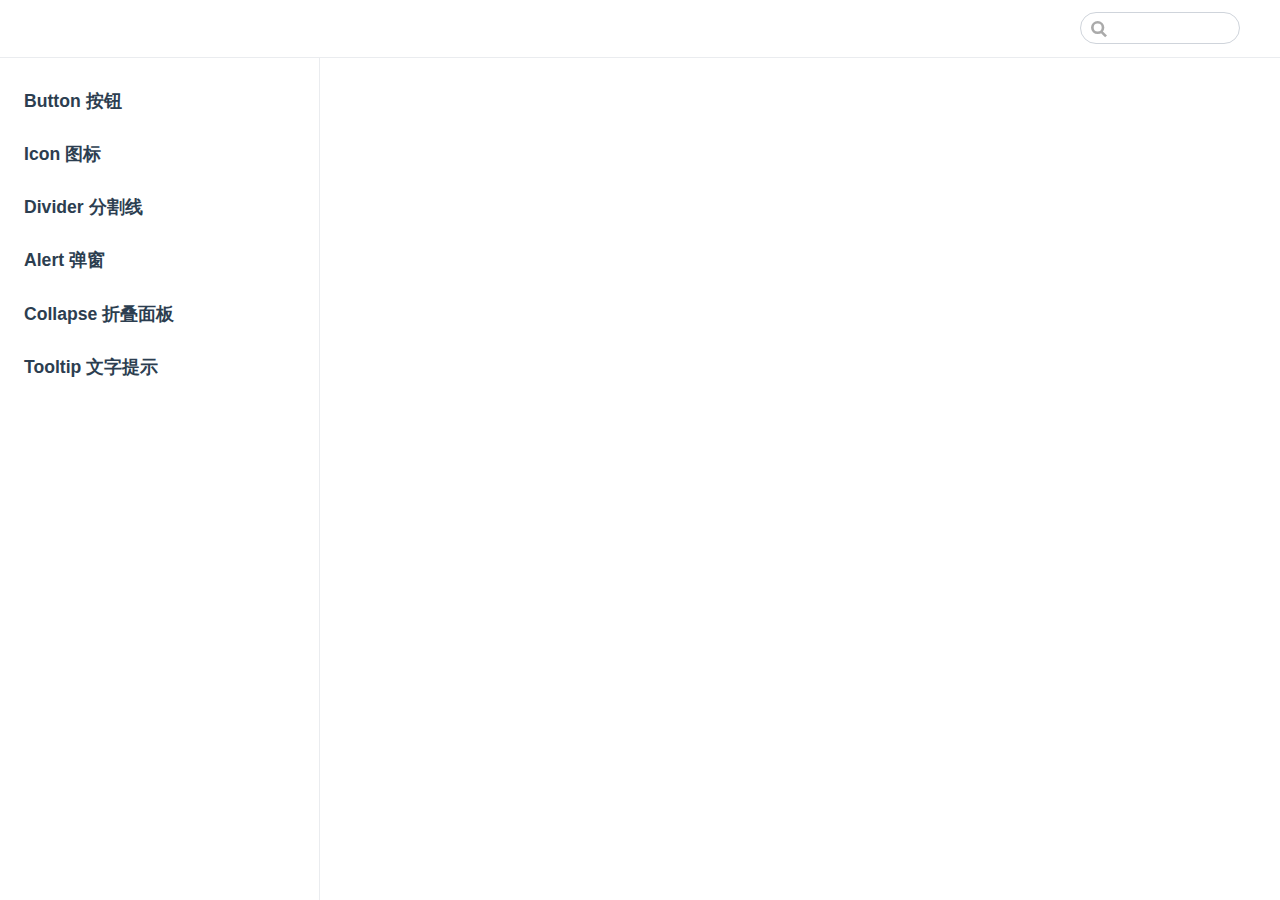
<file: index.html>
<!DOCTYPE html>
<html lang="en-US">
  <head>
    <meta charset="utf-8">
    <meta name="viewport" content="width=device-width,initial-scale=1">
    <title>VuePress</title>
    <meta name="generator" content="VuePress 1.9.7">
    
    <meta name="description" content="">
    
    <link rel="preload" href="/assets/css/0.styles.0cbd6db2.css" as="style"><link rel="preload" href="/assets/js/app.579fb40f.js" as="script"><link rel="preload" href="/assets/js/2.d8fbe9a8.js" as="script"><link rel="preload" href="/assets/js/14.41abbd68.js" as="script"><link rel="prefetch" href="/assets/js/10.433d7915.js"><link rel="prefetch" href="/assets/js/11.c7c3cebf.js"><link rel="prefetch" href="/assets/js/12.1e4a8ba2.js"><link rel="prefetch" href="/assets/js/13.40b991d1.js"><link rel="prefetch" href="/assets/js/15.9cdd5953.js"><link rel="prefetch" href="/assets/js/16.d5bc83d0.js"><link rel="prefetch" href="/assets/js/17.fc741a05.js"><link rel="prefetch" href="/assets/js/3.8628b6c1.js"><link rel="prefetch" href="/assets/js/4.e8052498.js"><link rel="prefetch" href="/assets/js/5.888e81fa.js"><link rel="prefetch" href="/assets/js/6.9f46d5e6.js"><link rel="prefetch" href="/assets/js/7.359bad2c.js"><link rel="prefetch" href="/assets/js/8.f024c08e.js"><link rel="prefetch" href="/assets/js/9.f12dad61.js">
    <link rel="stylesheet" href="/assets/css/0.styles.0cbd6db2.css">
  </head>
  <body>
    <div id="app" data-server-rendered="true"><div class="theme-container"><header class="navbar"><div class="sidebar-button"><svg xmlns="http://www.w3.org/2000/svg" aria-hidden="true" role="img" viewBox="0 0 448 512" class="icon"><path fill="currentColor" d="M436 124H12c-6.627 0-12-5.373-12-12V80c0-6.627 5.373-12 12-12h424c6.627 0 12 5.373 12 12v32c0 6.627-5.373 12-12 12zm0 160H12c-6.627 0-12-5.373-12-12v-32c0-6.627 5.373-12 12-12h424c6.627 0 12 5.373 12 12v32c0 6.627-5.373 12-12 12zm0 160H12c-6.627 0-12-5.373-12-12v-32c0-6.627 5.373-12 12-12h424c6.627 0 12 5.373 12 12v32c0 6.627-5.373 12-12 12z"></path></svg></div> <a href="/" aria-current="page" class="home-link router-link-exact-active router-link-active"></a> <div class="links"><div class="search-box"><input aria-label="Search" autocomplete="off" spellcheck="false" value=""> <!----></div> <!----></div></header> <div class="sidebar-mask"></div> <aside class="sidebar"><!---->  <ul class="sidebar-links"><li><a href="/component/button.html" class="sidebar-link">Button 按钮</a></li><li><a href="/component/icon.html" class="sidebar-link">Icon 图标</a></li><li><a href="/component/divider.html" class="sidebar-link">Divider 分割线</a></li><li><a href="/component/alert.html" class="sidebar-link">Alert 弹窗</a></li><li><a href="/component/collapse.html" class="sidebar-link">Collapse 折叠面板</a></li><li><a href="/component/tooltip.html" class="sidebar-link">Tooltip 文字提示</a></li></ul> </aside> <main class="page"> <div class="theme-default-content content__default"></div> <footer class="page-edit"><!----> <!----></footer> <!----> </main></div><div class="global-ui"></div></div>
    <script src="/assets/js/app.579fb40f.js" defer></script><script src="/assets/js/2.d8fbe9a8.js" defer></script><script src="/assets/js/14.41abbd68.js" defer></script>
  </body>
</html>
</file>
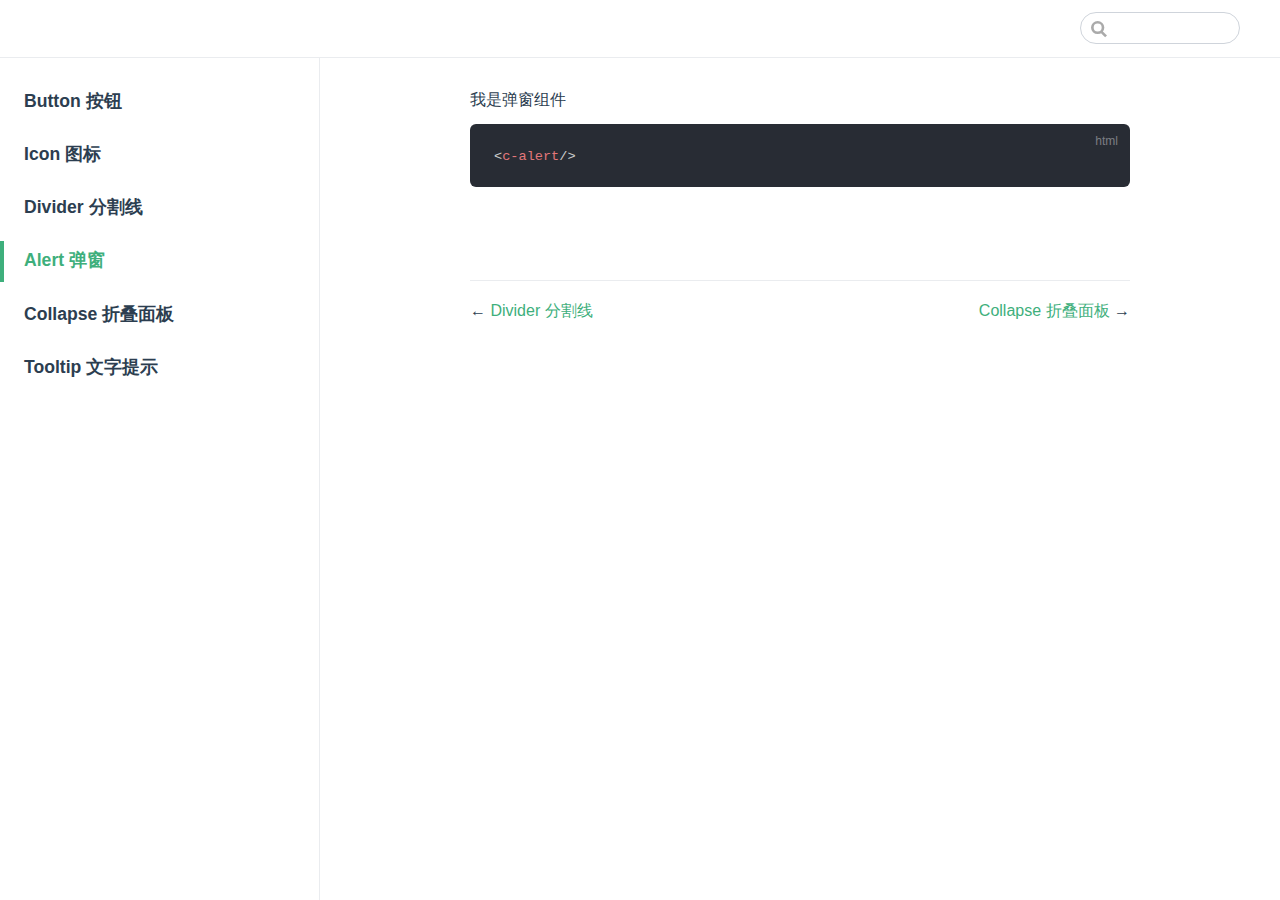
<file: component/alert.html>
<!DOCTYPE html>
<html lang="en-US">
  <head>
    <meta charset="utf-8">
    <meta name="viewport" content="width=device-width,initial-scale=1">
    <title>Alert 弹窗</title>
    <meta name="generator" content="VuePress 1.9.7">
    
    <meta name="description" content="">
    
    <link rel="preload" href="/assets/css/0.styles.0cbd6db2.css" as="style"><link rel="preload" href="/assets/js/app.579fb40f.js" as="script"><link rel="preload" href="/assets/js/2.d8fbe9a8.js" as="script"><link rel="preload" href="/assets/js/15.9cdd5953.js" as="script"><link rel="preload" href="/assets/js/11.c7c3cebf.js" as="script"><link rel="prefetch" href="/assets/js/10.433d7915.js"><link rel="prefetch" href="/assets/js/12.1e4a8ba2.js"><link rel="prefetch" href="/assets/js/13.40b991d1.js"><link rel="prefetch" href="/assets/js/14.41abbd68.js"><link rel="prefetch" href="/assets/js/16.d5bc83d0.js"><link rel="prefetch" href="/assets/js/17.fc741a05.js"><link rel="prefetch" href="/assets/js/3.8628b6c1.js"><link rel="prefetch" href="/assets/js/4.e8052498.js"><link rel="prefetch" href="/assets/js/5.888e81fa.js"><link rel="prefetch" href="/assets/js/6.9f46d5e6.js"><link rel="prefetch" href="/assets/js/7.359bad2c.js"><link rel="prefetch" href="/assets/js/8.f024c08e.js"><link rel="prefetch" href="/assets/js/9.f12dad61.js">
    <link rel="stylesheet" href="/assets/css/0.styles.0cbd6db2.css">
  </head>
  <body>
    <div id="app" data-server-rendered="true"><div class="theme-container"><header class="navbar"><div class="sidebar-button"><svg xmlns="http://www.w3.org/2000/svg" aria-hidden="true" role="img" viewBox="0 0 448 512" class="icon"><path fill="currentColor" d="M436 124H12c-6.627 0-12-5.373-12-12V80c0-6.627 5.373-12 12-12h424c6.627 0 12 5.373 12 12v32c0 6.627-5.373 12-12 12zm0 160H12c-6.627 0-12-5.373-12-12v-32c0-6.627 5.373-12 12-12h424c6.627 0 12 5.373 12 12v32c0 6.627-5.373 12-12 12zm0 160H12c-6.627 0-12-5.373-12-12v-32c0-6.627 5.373-12 12-12h424c6.627 0 12 5.373 12 12v32c0 6.627-5.373 12-12 12z"></path></svg></div> <a href="/" class="home-link router-link-active"></a> <div class="links"><div class="search-box"><input aria-label="Search" autocomplete="off" spellcheck="false" value=""> <!----></div> <!----></div></header> <div class="sidebar-mask"></div> <aside class="sidebar"><!---->  <ul class="sidebar-links"><li><a href="/component/button.html" class="sidebar-link">Button 按钮</a></li><li><a href="/component/icon.html" class="sidebar-link">Icon 图标</a></li><li><a href="/component/divider.html" class="sidebar-link">Divider 分割线</a></li><li><a href="/component/alert.html" aria-current="page" class="active sidebar-link">Alert 弹窗</a></li><li><a href="/component/collapse.html" class="sidebar-link">Collapse 折叠面板</a></li><li><a href="/component/tooltip.html" class="sidebar-link">Tooltip 文字提示</a></li></ul> </aside> <main class="page"> <div class="theme-default-content content__default"><div>我是弹窗组件</div> <div class="language-html extra-class"><pre class="language-html"><code><span class="token tag"><span class="token tag"><span class="token punctuation">&lt;</span>c-alert</span><span class="token punctuation">/&gt;</span></span>
</code></pre></div></div> <footer class="page-edit"><!----> <!----></footer> <div class="page-nav"><p class="inner"><span class="prev">
      ←
      <a href="/component/divider.html" class="prev">
        Divider 分割线
      </a></span> <span class="next"><a href="/component/collapse.html">
        Collapse 折叠面板
      </a>
      →
    </span></p></div> </main></div><div class="global-ui"></div></div>
    <script src="/assets/js/app.579fb40f.js" defer></script><script src="/assets/js/2.d8fbe9a8.js" defer></script><script src="/assets/js/15.9cdd5953.js" defer></script><script src="/assets/js/11.c7c3cebf.js" defer></script>
  </body>
</html>
</file>
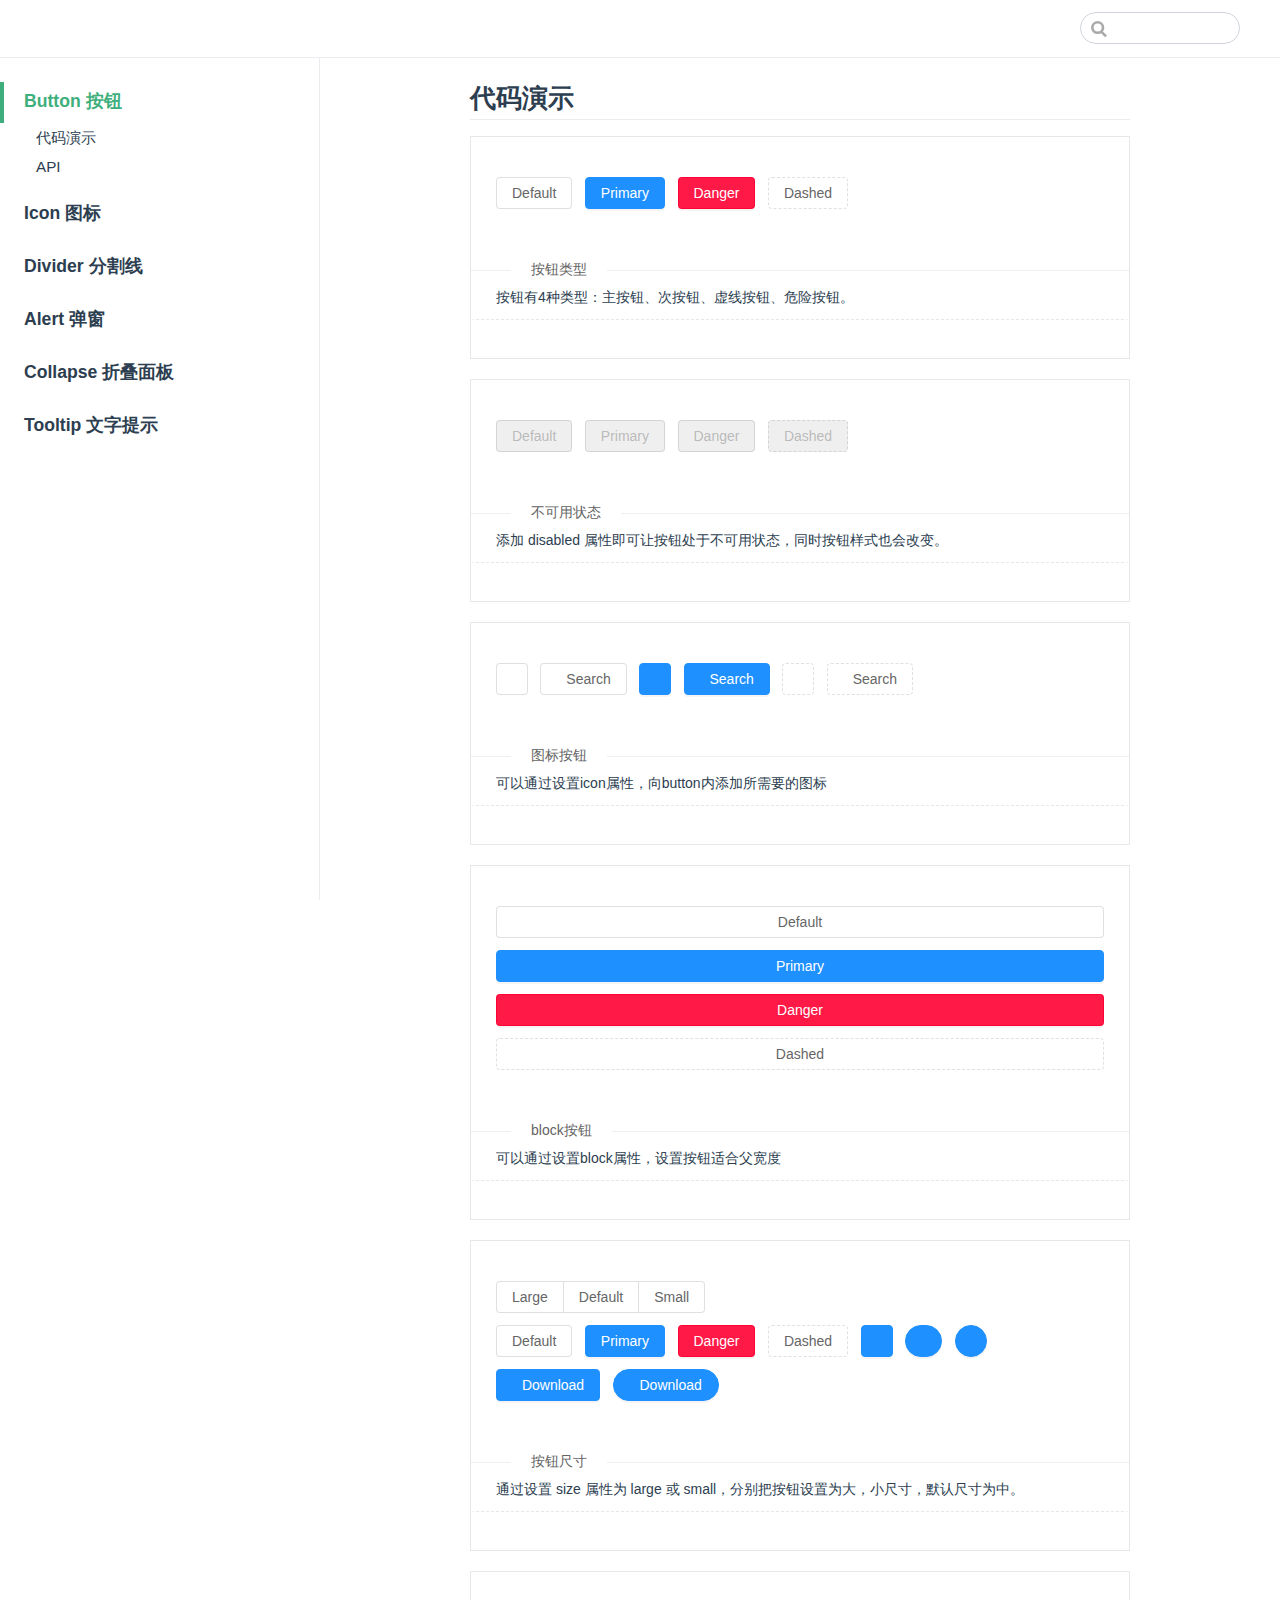
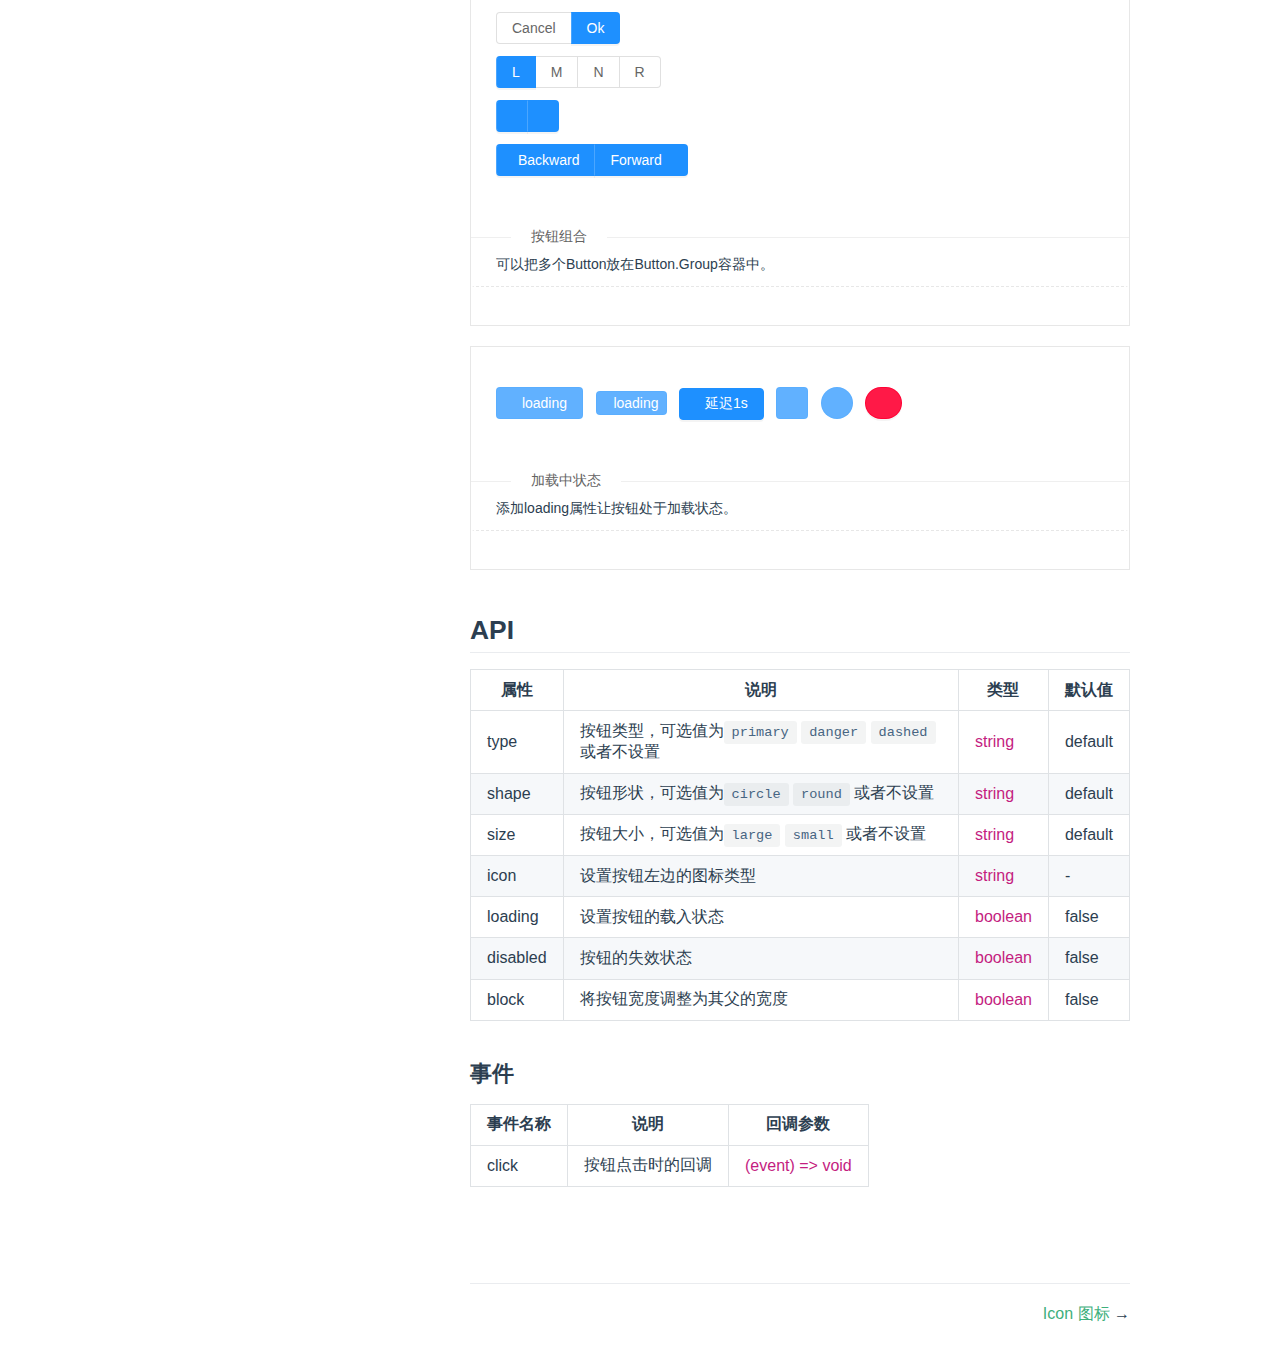
<file: component/button.html>
<!DOCTYPE html>
<html lang="en-US">
  <head>
    <meta charset="utf-8">
    <meta name="viewport" content="width=device-width,initial-scale=1">
    <title>Button 按钮</title>
    <meta name="generator" content="VuePress 1.9.7">
    
    <meta name="description" content="">
    
    <link rel="preload" href="/assets/css/0.styles.0cbd6db2.css" as="style"><link rel="preload" href="/assets/js/app.579fb40f.js" as="script"><link rel="preload" href="/assets/js/2.d8fbe9a8.js" as="script"><link rel="preload" href="/assets/js/10.433d7915.js" as="script"><link rel="preload" href="/assets/js/6.9f46d5e6.js" as="script"><link rel="preload" href="/assets/js/12.1e4a8ba2.js" as="script"><link rel="prefetch" href="/assets/js/11.c7c3cebf.js"><link rel="prefetch" href="/assets/js/13.40b991d1.js"><link rel="prefetch" href="/assets/js/14.41abbd68.js"><link rel="prefetch" href="/assets/js/15.9cdd5953.js"><link rel="prefetch" href="/assets/js/16.d5bc83d0.js"><link rel="prefetch" href="/assets/js/17.fc741a05.js"><link rel="prefetch" href="/assets/js/3.8628b6c1.js"><link rel="prefetch" href="/assets/js/4.e8052498.js"><link rel="prefetch" href="/assets/js/5.888e81fa.js"><link rel="prefetch" href="/assets/js/7.359bad2c.js"><link rel="prefetch" href="/assets/js/8.f024c08e.js"><link rel="prefetch" href="/assets/js/9.f12dad61.js">
    <link rel="stylesheet" href="/assets/css/0.styles.0cbd6db2.css">
  </head>
  <body>
    <div id="app" data-server-rendered="true"><div class="theme-container"><header class="navbar"><div class="sidebar-button"><svg xmlns="http://www.w3.org/2000/svg" aria-hidden="true" role="img" viewBox="0 0 448 512" class="icon"><path fill="currentColor" d="M436 124H12c-6.627 0-12-5.373-12-12V80c0-6.627 5.373-12 12-12h424c6.627 0 12 5.373 12 12v32c0 6.627-5.373 12-12 12zm0 160H12c-6.627 0-12-5.373-12-12v-32c0-6.627 5.373-12 12-12h424c6.627 0 12 5.373 12 12v32c0 6.627-5.373 12-12 12zm0 160H12c-6.627 0-12-5.373-12-12v-32c0-6.627 5.373-12 12-12h424c6.627 0 12 5.373 12 12v32c0 6.627-5.373 12-12 12z"></path></svg></div> <a href="/" class="home-link router-link-active"></a> <div class="links"><div class="search-box"><input aria-label="Search" autocomplete="off" spellcheck="false" value=""> <!----></div> <!----></div></header> <div class="sidebar-mask"></div> <aside class="sidebar"><!---->  <ul class="sidebar-links"><li><a href="/component/button.html" aria-current="page" class="active sidebar-link">Button 按钮</a><ul class="sidebar-sub-headers"><li class="sidebar-sub-header"><a href="/component/button.html#代码演示" class="sidebar-link">代码演示</a></li><li class="sidebar-sub-header"><a href="/component/button.html#api" class="sidebar-link">API</a></li></ul></li><li><a href="/component/icon.html" class="sidebar-link">Icon 图标</a></li><li><a href="/component/divider.html" class="sidebar-link">Divider 分割线</a></li><li><a href="/component/alert.html" class="sidebar-link">Alert 弹窗</a></li><li><a href="/component/collapse.html" class="sidebar-link">Collapse 折叠面板</a></li><li><a href="/component/tooltip.html" class="sidebar-link">Tooltip 文字提示</a></li></ul> </aside> <main class="page"> <div class="theme-default-content content__default"><h2 id="代码演示"><a href="#代码演示" class="header-anchor">#</a> 代码演示</h2> <div class="component-example-box"><section class="code-box-demo"><div class="btn-wrap"><button class="cook-btn cook-btn-default"><!----> <span>Default</span></button> <button class="cook-btn cook-btn-primary cook-btn-default"><!----> <span>Primary</span></button> <button class="cook-btn cook-btn-danger cook-btn-default"><!----> <span>Danger</span></button> <button class="cook-btn cook-btn-dashed cook-btn-default"><!----> <span>Dashed</span></button></div></section> <section class="description"><div class="cook-divider cook-divider-horizontal cook-divider-with-text-left"><span class="cook-divider-inner-text">按钮类型</span></div> <div class="info">
    按钮有4种类型：主按钮、次按钮、虚线按钮、危险按钮。
  </div></section> <section class="code-preview-box"><div class="cook-collapse"><div class="cook-collapse-item"><div class="cook-collapse-header"><!----> <!----> <span class="icon-box"><i class="iconfont cook-icon icon-copy"></i></span> <span class="icon-box"><i class="iconfont cook-icon icon-code"></i></span>
    
  </div> <div class="cook-collapse-content"><div class="cook-collapse-content-body"> <div>  <div class="language-vue extra-class"><pre class="language-vue"><code><span class="token tag"><span class="token tag"><span class="token punctuation">&lt;</span>template</span><span class="token punctuation">&gt;</span></span>
  <span class="token tag"><span class="token tag"><span class="token punctuation">&lt;</span>div</span> <span class="token attr-name">class</span><span class="token attr-value"><span class="token punctuation attr-equals">=</span><span class="token punctuation">&quot;</span>btn-wrap<span class="token punctuation">&quot;</span></span><span class="token punctuation">&gt;</span></span>
    <span class="token tag"><span class="token tag"><span class="token punctuation">&lt;</span>c-button</span><span class="token punctuation">&gt;</span></span>Default<span class="token tag"><span class="token tag"><span class="token punctuation">&lt;/</span>c-button</span><span class="token punctuation">&gt;</span></span>
    <span class="token tag"><span class="token tag"><span class="token punctuation">&lt;</span>c-button</span> <span class="token attr-name">type</span><span class="token attr-value"><span class="token punctuation attr-equals">=</span><span class="token punctuation">&quot;</span>primary<span class="token punctuation">&quot;</span></span><span class="token punctuation">&gt;</span></span>Primary<span class="token tag"><span class="token tag"><span class="token punctuation">&lt;/</span>c-button</span><span class="token punctuation">&gt;</span></span>
    <span class="token tag"><span class="token tag"><span class="token punctuation">&lt;</span>c-button</span> <span class="token attr-name">type</span><span class="token attr-value"><span class="token punctuation attr-equals">=</span><span class="token punctuation">&quot;</span>danger<span class="token punctuation">&quot;</span></span><span class="token punctuation">&gt;</span></span>Danger<span class="token tag"><span class="token tag"><span class="token punctuation">&lt;/</span>c-button</span><span class="token punctuation">&gt;</span></span>
    <span class="token tag"><span class="token tag"><span class="token punctuation">&lt;</span>c-button</span> <span class="token attr-name">type</span><span class="token attr-value"><span class="token punctuation attr-equals">=</span><span class="token punctuation">&quot;</span>dashed<span class="token punctuation">&quot;</span></span><span class="token punctuation">&gt;</span></span>Dashed<span class="token tag"><span class="token tag"><span class="token punctuation">&lt;/</span>c-button</span><span class="token punctuation">&gt;</span></span>
  <span class="token tag"><span class="token tag"><span class="token punctuation">&lt;/</span>div</span><span class="token punctuation">&gt;</span></span>
<span class="token tag"><span class="token tag"><span class="token punctuation">&lt;/</span>template</span><span class="token punctuation">&gt;</span></span>
</code></pre></div></div></div></div></div></div></section></div> <div class="component-example-box"><section class="code-box-demo"><div class="btn-wrap"><button disabled="disabled" class="cook-btn cook-btn-default cook-btn-disabled"><!----> <span>Default</span></button> <button disabled="disabled" class="cook-btn cook-btn-primary cook-btn-default cook-btn-disabled"><!----> <span>Primary</span></button> <button disabled="disabled" class="cook-btn cook-btn-danger cook-btn-default cook-btn-disabled"><!----> <span>Danger</span></button> <button disabled="disabled" class="cook-btn cook-btn-dashed cook-btn-default cook-btn-disabled"><!----> <span>Dashed</span></button></div></section> <section class="description"><div class="cook-divider cook-divider-horizontal cook-divider-with-text-left"><span class="cook-divider-inner-text">不可用状态</span></div> <div class="info">
   添加 disabled 属性即可让按钮处于不可用状态，同时按钮样式也会改变。
  </div></section> <section class="code-preview-box"><div class="cook-collapse"><div class="cook-collapse-item"><div class="cook-collapse-header"><!----> <!----> <span class="icon-box"><i class="iconfont cook-icon icon-copy"></i></span> <span class="icon-box"><i class="iconfont cook-icon icon-code"></i></span>
    
  </div> <div class="cook-collapse-content"><div class="cook-collapse-content-body"> <div>  <div class="language-vue extra-class"><pre class="language-vue"><code><span class="token tag"><span class="token tag"><span class="token punctuation">&lt;</span>template</span><span class="token punctuation">&gt;</span></span>
  <span class="token tag"><span class="token tag"><span class="token punctuation">&lt;</span>div</span> <span class="token attr-name">class</span><span class="token attr-value"><span class="token punctuation attr-equals">=</span><span class="token punctuation">&quot;</span>btn-wrap<span class="token punctuation">&quot;</span></span><span class="token punctuation">&gt;</span></span>
    <span class="token tag"><span class="token tag"><span class="token punctuation">&lt;</span>c-button</span> <span class="token attr-name">disabled</span><span class="token punctuation">&gt;</span></span>Default<span class="token tag"><span class="token tag"><span class="token punctuation">&lt;/</span>c-button</span><span class="token punctuation">&gt;</span></span>
    <span class="token tag"><span class="token tag"><span class="token punctuation">&lt;</span>c-button</span> <span class="token attr-name">type</span><span class="token attr-value"><span class="token punctuation attr-equals">=</span><span class="token punctuation">&quot;</span>primary<span class="token punctuation">&quot;</span></span> <span class="token attr-name">disabled</span><span class="token punctuation">&gt;</span></span>Primary<span class="token tag"><span class="token tag"><span class="token punctuation">&lt;/</span>c-button</span><span class="token punctuation">&gt;</span></span>
    <span class="token tag"><span class="token tag"><span class="token punctuation">&lt;</span>c-button</span> <span class="token attr-name">type</span><span class="token attr-value"><span class="token punctuation attr-equals">=</span><span class="token punctuation">&quot;</span>danger<span class="token punctuation">&quot;</span></span> <span class="token attr-name">disabled</span><span class="token punctuation">&gt;</span></span>Danger<span class="token tag"><span class="token tag"><span class="token punctuation">&lt;/</span>c-button</span><span class="token punctuation">&gt;</span></span>
    <span class="token tag"><span class="token tag"><span class="token punctuation">&lt;</span>c-button</span> <span class="token attr-name">type</span><span class="token attr-value"><span class="token punctuation attr-equals">=</span><span class="token punctuation">&quot;</span>dashed<span class="token punctuation">&quot;</span></span> <span class="token attr-name">disabled</span><span class="token punctuation">&gt;</span></span>Dashed<span class="token tag"><span class="token tag"><span class="token punctuation">&lt;/</span>c-button</span><span class="token punctuation">&gt;</span></span>
  <span class="token tag"><span class="token tag"><span class="token punctuation">&lt;/</span>div</span><span class="token punctuation">&gt;</span></span>
<span class="token tag"><span class="token tag"><span class="token punctuation">&lt;/</span>template</span><span class="token punctuation">&gt;</span></span>
</code></pre></div></div></div></div></div></div></section></div> <div class="component-example-box"><section class="code-box-demo"><div class="btn-wrap"><button class="cook-btn cook-btn-default cook-btn-icon-only"><span class="icon-box"><i class="iconfont cook-icon icon-search"></i></span> <span></span></button> <button class="cook-btn cook-btn-default"><span class="icon-box"><i class="iconfont cook-icon icon-search"></i></span> <span>Search</span></button> <button class="cook-btn cook-btn-primary cook-btn-default cook-btn-icon-only"><span class="icon-box"><i class="iconfont cook-icon icon-search"></i></span> <span></span></button> <button class="cook-btn cook-btn-primary cook-btn-default"><span class="icon-box"><i class="iconfont cook-icon icon-search"></i></span> <span>Search</span></button> <button class="cook-btn cook-btn-dashed cook-btn-default cook-btn-icon-only"><span class="icon-box"><i class="iconfont cook-icon icon-search"></i></span> <span></span></button> <button class="cook-btn cook-btn-dashed cook-btn-default"><span class="icon-box"><i class="iconfont cook-icon icon-search"></i></span> <span>Search</span></button></div></section> <section class="description"><div class="cook-divider cook-divider-horizontal cook-divider-with-text-left"><span class="cook-divider-inner-text">图标按钮</span></div> <div class="info">
   可以通过设置icon属性，向button内添加所需要的图标
  </div></section> <section class="code-preview-box"><div class="cook-collapse"><div class="cook-collapse-item"><div class="cook-collapse-header"><!----> <!----> <span class="icon-box"><i class="iconfont cook-icon icon-copy"></i></span> <span class="icon-box"><i class="iconfont cook-icon icon-code"></i></span>
    
  </div> <div class="cook-collapse-content"><div class="cook-collapse-content-body"> <div>  <div class="language-vue extra-class"><pre class="language-vue"><code><span class="token tag"><span class="token tag"><span class="token punctuation">&lt;</span>template</span><span class="token punctuation">&gt;</span></span>
  <span class="token tag"><span class="token tag"><span class="token punctuation">&lt;</span>div</span> <span class="token attr-name">class</span><span class="token attr-value"><span class="token punctuation attr-equals">=</span><span class="token punctuation">&quot;</span>btn-wrap<span class="token punctuation">&quot;</span></span><span class="token punctuation">&gt;</span></span>
    <span class="token tag"><span class="token tag"><span class="token punctuation">&lt;</span>c-button</span> <span class="token attr-name">icon</span><span class="token attr-value"><span class="token punctuation attr-equals">=</span><span class="token punctuation">&quot;</span>search<span class="token punctuation">&quot;</span></span><span class="token punctuation">&gt;</span></span><span class="token tag"><span class="token tag"><span class="token punctuation">&lt;/</span>c-button</span><span class="token punctuation">&gt;</span></span>
    <span class="token tag"><span class="token tag"><span class="token punctuation">&lt;</span>c-button</span> <span class="token attr-name">icon</span><span class="token attr-value"><span class="token punctuation attr-equals">=</span><span class="token punctuation">&quot;</span>search<span class="token punctuation">&quot;</span></span><span class="token punctuation">&gt;</span></span>Search<span class="token tag"><span class="token tag"><span class="token punctuation">&lt;/</span>c-button</span><span class="token punctuation">&gt;</span></span>
    <span class="token tag"><span class="token tag"><span class="token punctuation">&lt;</span>c-button</span> <span class="token attr-name">type</span><span class="token attr-value"><span class="token punctuation attr-equals">=</span><span class="token punctuation">&quot;</span>primary<span class="token punctuation">&quot;</span></span> <span class="token attr-name">icon</span><span class="token attr-value"><span class="token punctuation attr-equals">=</span><span class="token punctuation">&quot;</span>search<span class="token punctuation">&quot;</span></span><span class="token punctuation">&gt;</span></span><span class="token tag"><span class="token tag"><span class="token punctuation">&lt;/</span>c-button</span><span class="token punctuation">&gt;</span></span>
    <span class="token tag"><span class="token tag"><span class="token punctuation">&lt;</span>c-button</span> <span class="token attr-name">type</span><span class="token attr-value"><span class="token punctuation attr-equals">=</span><span class="token punctuation">&quot;</span>primary<span class="token punctuation">&quot;</span></span> <span class="token attr-name">icon</span><span class="token attr-value"><span class="token punctuation attr-equals">=</span><span class="token punctuation">&quot;</span>search<span class="token punctuation">&quot;</span></span><span class="token punctuation">&gt;</span></span>Search<span class="token tag"><span class="token tag"><span class="token punctuation">&lt;/</span>c-button</span><span class="token punctuation">&gt;</span></span>
    <span class="token tag"><span class="token tag"><span class="token punctuation">&lt;</span>c-button</span> <span class="token attr-name">type</span><span class="token attr-value"><span class="token punctuation attr-equals">=</span><span class="token punctuation">&quot;</span>dashed<span class="token punctuation">&quot;</span></span> <span class="token attr-name">icon</span><span class="token attr-value"><span class="token punctuation attr-equals">=</span><span class="token punctuation">&quot;</span>search<span class="token punctuation">&quot;</span></span><span class="token punctuation">&gt;</span></span><span class="token tag"><span class="token tag"><span class="token punctuation">&lt;/</span>c-button</span><span class="token punctuation">&gt;</span></span>
    <span class="token tag"><span class="token tag"><span class="token punctuation">&lt;</span>c-button</span> <span class="token attr-name">type</span><span class="token attr-value"><span class="token punctuation attr-equals">=</span><span class="token punctuation">&quot;</span>dashed<span class="token punctuation">&quot;</span></span> <span class="token attr-name">icon</span><span class="token attr-value"><span class="token punctuation attr-equals">=</span><span class="token punctuation">&quot;</span>search<span class="token punctuation">&quot;</span></span><span class="token punctuation">&gt;</span></span>Search<span class="token tag"><span class="token tag"><span class="token punctuation">&lt;/</span>c-button</span><span class="token punctuation">&gt;</span></span>
  <span class="token tag"><span class="token tag"><span class="token punctuation">&lt;/</span>div</span><span class="token punctuation">&gt;</span></span>
<span class="token tag"><span class="token tag"><span class="token punctuation">&lt;/</span>template</span><span class="token punctuation">&gt;</span></span>

</code></pre></div></div></div></div></div></div></section></div> <div class="component-example-box"><section class="code-box-demo"><div class="btn-wrap"><button class="cook-btn cook-btn-default cook-btn-block"><!----> <span>Default</span></button> <button class="cook-btn cook-btn-primary cook-btn-default cook-btn-block"><!----> <span>Primary</span></button> <button class="cook-btn cook-btn-danger cook-btn-default cook-btn-block"><!----> <span>Danger</span></button> <button class="cook-btn cook-btn-dashed cook-btn-default cook-btn-block"><!----> <span>Dashed</span></button></div></section> <section class="description"><div class="cook-divider cook-divider-horizontal cook-divider-with-text-left"><span class="cook-divider-inner-text">block按钮</span></div> <div class="info">
   可以通过设置block属性，设置按钮适合父宽度
  </div></section> <section class="code-preview-box"><div class="cook-collapse"><div class="cook-collapse-item"><div class="cook-collapse-header"><!----> <!----> <span class="icon-box"><i class="iconfont cook-icon icon-copy"></i></span> <span class="icon-box"><i class="iconfont cook-icon icon-code"></i></span>
    
  </div> <div class="cook-collapse-content"><div class="cook-collapse-content-body"> <div>  <div class="language-vue extra-class"><pre class="language-vue"><code><span class="token tag"><span class="token tag"><span class="token punctuation">&lt;</span>template</span><span class="token punctuation">&gt;</span></span>
  <span class="token tag"><span class="token tag"><span class="token punctuation">&lt;</span>div</span> <span class="token attr-name">class</span><span class="token attr-value"><span class="token punctuation attr-equals">=</span><span class="token punctuation">&quot;</span>btn-wrap<span class="token punctuation">&quot;</span></span><span class="token punctuation">&gt;</span></span>
    <span class="token tag"><span class="token tag"><span class="token punctuation">&lt;</span>c-button</span> <span class="token attr-name">block</span><span class="token punctuation">&gt;</span></span>Default<span class="token tag"><span class="token tag"><span class="token punctuation">&lt;/</span>c-button</span><span class="token punctuation">&gt;</span></span>
    <span class="token tag"><span class="token tag"><span class="token punctuation">&lt;</span>c-button</span> <span class="token attr-name">type</span><span class="token attr-value"><span class="token punctuation attr-equals">=</span><span class="token punctuation">&quot;</span>primary<span class="token punctuation">&quot;</span></span> <span class="token attr-name">block</span><span class="token punctuation">&gt;</span></span>Primary<span class="token tag"><span class="token tag"><span class="token punctuation">&lt;/</span>c-button</span><span class="token punctuation">&gt;</span></span>
    <span class="token tag"><span class="token tag"><span class="token punctuation">&lt;</span>c-button</span> <span class="token attr-name">type</span><span class="token attr-value"><span class="token punctuation attr-equals">=</span><span class="token punctuation">&quot;</span>danger<span class="token punctuation">&quot;</span></span> <span class="token attr-name">block</span><span class="token punctuation">&gt;</span></span>Danger<span class="token tag"><span class="token tag"><span class="token punctuation">&lt;/</span>c-button</span><span class="token punctuation">&gt;</span></span>
    <span class="token tag"><span class="token tag"><span class="token punctuation">&lt;</span>c-button</span> <span class="token attr-name">type</span><span class="token attr-value"><span class="token punctuation attr-equals">=</span><span class="token punctuation">&quot;</span>dashed<span class="token punctuation">&quot;</span></span> <span class="token attr-name">block</span><span class="token punctuation">&gt;</span></span>Dashed<span class="token tag"><span class="token tag"><span class="token punctuation">&lt;/</span>c-button</span><span class="token punctuation">&gt;</span></span>
  <span class="token tag"><span class="token tag"><span class="token punctuation">&lt;/</span>div</span><span class="token punctuation">&gt;</span></span>
<span class="token tag"><span class="token tag"><span class="token punctuation">&lt;/</span>template</span><span class="token punctuation">&gt;</span></span>
</code></pre></div></div></div></div></div></div></section></div> <div class="component-example-box"><section class="code-box-demo"><div class="btn-wrap" data-v-3aff2a5d><div class="cook-btn-group" data-v-3aff2a5d><button class="cook-btn cook-btn-default" data-v-3aff2a5d><!----> <span>Large</span></button> <button class="cook-btn cook-btn-default" data-v-3aff2a5d><!----> <span>Default</span></button> <button class="cook-btn cook-btn-default" data-v-3aff2a5d><!----> <span>Small</span></button></div> <button class="cook-btn cook-btn-default" data-v-3aff2a5d><!----> <span>Default</span></button> <button class="cook-btn cook-btn-primary cook-btn-default" data-v-3aff2a5d><!----> <span>Primary</span></button> <button class="cook-btn cook-btn-danger cook-btn-default" data-v-3aff2a5d><!----> <span>Danger</span></button> <button class="cook-btn cook-btn-dashed cook-btn-default" data-v-3aff2a5d><!----> <span>Dashed</span></button> <button class="cook-btn cook-btn-primary cook-btn-default cook-btn-icon-only" data-v-3aff2a5d><span class="icon-box"><i class="iconfont cook-icon icon-download"></i></span> <span></span></button> <button class="cook-btn cook-btn-primary cook-btn-round cook-btn-icon-only" data-v-3aff2a5d><span class="icon-box"><i class="iconfont cook-icon icon-download"></i></span> <span></span></button> <button class="cook-btn cook-btn-primary cook-btn-circle cook-btn-icon-only" data-v-3aff2a5d><span class="icon-box"><i class="iconfont cook-icon icon-download"></i></span> <span></span></button> <button class="cook-btn cook-btn-primary cook-btn-default" data-v-3aff2a5d><span class="icon-box"><i class="iconfont cook-icon icon-download"></i></span> <span>Download</span></button> <button class="cook-btn cook-btn-primary cook-btn-round" data-v-3aff2a5d><span class="icon-box"><i class="iconfont cook-icon icon-download"></i></span> <span>Download</span></button></div></section> <section class="description"><div class="cook-divider cook-divider-horizontal cook-divider-with-text-left"><span class="cook-divider-inner-text">按钮尺寸</span></div> <div class="info">
   通过设置 size 属性为 large 或 small，分别把按钮设置为大，小尺寸，默认尺寸为中。
  </div></section> <section class="code-preview-box"><div class="cook-collapse"><div class="cook-collapse-item"><div class="cook-collapse-header"><!----> <!----> <span class="icon-box"><i class="iconfont cook-icon icon-copy"></i></span> <span class="icon-box"><i class="iconfont cook-icon icon-code"></i></span>
    
  </div> <div class="cook-collapse-content"><div class="cook-collapse-content-body"> <div>  <div class="language-vue extra-class"><pre class="language-vue"><code><span class="token tag"><span class="token tag"><span class="token punctuation">&lt;</span>template</span><span class="token punctuation">&gt;</span></span>
  <span class="token tag"><span class="token tag"><span class="token punctuation">&lt;</span>div</span> <span class="token attr-name">class</span><span class="token attr-value"><span class="token punctuation attr-equals">=</span><span class="token punctuation">&quot;</span>btn-wrap<span class="token punctuation">&quot;</span></span><span class="token punctuation">&gt;</span></span>
    <span class="token tag"><span class="token tag"><span class="token punctuation">&lt;</span>c-button-group</span><span class="token punctuation">&gt;</span></span>
      <span class="token tag"><span class="token tag"><span class="token punctuation">&lt;</span>c-button</span> <span class="token attr-name">@click</span><span class="token attr-value"><span class="token punctuation attr-equals">=</span><span class="token punctuation">&quot;</span>onClick(<span class="token punctuation">'</span>large<span class="token punctuation">'</span>)<span class="token punctuation">&quot;</span></span><span class="token punctuation">&gt;</span></span>Large<span class="token tag"><span class="token tag"><span class="token punctuation">&lt;/</span>c-button</span><span class="token punctuation">&gt;</span></span>
      <span class="token tag"><span class="token tag"><span class="token punctuation">&lt;</span>c-button</span> <span class="token attr-name">@click</span><span class="token attr-value"><span class="token punctuation attr-equals">=</span><span class="token punctuation">&quot;</span>onClick(<span class="token punctuation">'</span>default<span class="token punctuation">'</span>)<span class="token punctuation">&quot;</span></span><span class="token punctuation">&gt;</span></span>Default<span class="token tag"><span class="token tag"><span class="token punctuation">&lt;/</span>c-button</span><span class="token punctuation">&gt;</span></span>
      <span class="token tag"><span class="token tag"><span class="token punctuation">&lt;</span>c-button</span> <span class="token attr-name">@click</span><span class="token attr-value"><span class="token punctuation attr-equals">=</span><span class="token punctuation">&quot;</span>onClick(<span class="token punctuation">'</span>small<span class="token punctuation">'</span>)<span class="token punctuation">&quot;</span></span><span class="token punctuation">&gt;</span></span>Small<span class="token tag"><span class="token tag"><span class="token punctuation">&lt;/</span>c-button</span><span class="token punctuation">&gt;</span></span>
    <span class="token tag"><span class="token tag"><span class="token punctuation">&lt;/</span>c-button-group</span><span class="token punctuation">&gt;</span></span>

    <span class="token tag"><span class="token tag"><span class="token punctuation">&lt;</span>c-button</span> <span class="token attr-name">:size</span><span class="token attr-value"><span class="token punctuation attr-equals">=</span><span class="token punctuation">&quot;</span>size<span class="token punctuation">&quot;</span></span><span class="token punctuation">&gt;</span></span>Default<span class="token tag"><span class="token tag"><span class="token punctuation">&lt;/</span>c-button</span><span class="token punctuation">&gt;</span></span>
    <span class="token tag"><span class="token tag"><span class="token punctuation">&lt;</span>c-button</span> <span class="token attr-name">type</span><span class="token attr-value"><span class="token punctuation attr-equals">=</span><span class="token punctuation">&quot;</span>primary<span class="token punctuation">&quot;</span></span> <span class="token attr-name">:size</span><span class="token attr-value"><span class="token punctuation attr-equals">=</span><span class="token punctuation">&quot;</span>size<span class="token punctuation">&quot;</span></span><span class="token punctuation">&gt;</span></span>Primary<span class="token tag"><span class="token tag"><span class="token punctuation">&lt;/</span>c-button</span><span class="token punctuation">&gt;</span></span>
    <span class="token tag"><span class="token tag"><span class="token punctuation">&lt;</span>c-button</span> <span class="token attr-name">type</span><span class="token attr-value"><span class="token punctuation attr-equals">=</span><span class="token punctuation">&quot;</span>danger<span class="token punctuation">&quot;</span></span> <span class="token attr-name">:size</span><span class="token attr-value"><span class="token punctuation attr-equals">=</span><span class="token punctuation">&quot;</span>size<span class="token punctuation">&quot;</span></span><span class="token punctuation">&gt;</span></span>Danger<span class="token tag"><span class="token tag"><span class="token punctuation">&lt;/</span>c-button</span><span class="token punctuation">&gt;</span></span>
    <span class="token tag"><span class="token tag"><span class="token punctuation">&lt;</span>c-button</span> <span class="token attr-name">type</span><span class="token attr-value"><span class="token punctuation attr-equals">=</span><span class="token punctuation">&quot;</span>dashed<span class="token punctuation">&quot;</span></span> <span class="token attr-name">:size</span><span class="token attr-value"><span class="token punctuation attr-equals">=</span><span class="token punctuation">&quot;</span>size<span class="token punctuation">&quot;</span></span><span class="token punctuation">&gt;</span></span>Dashed<span class="token tag"><span class="token tag"><span class="token punctuation">&lt;/</span>c-button</span><span class="token punctuation">&gt;</span></span>

    <span class="token tag"><span class="token tag"><span class="token punctuation">&lt;</span>c-button</span> <span class="token attr-name">type</span><span class="token attr-value"><span class="token punctuation attr-equals">=</span><span class="token punctuation">&quot;</span>primary<span class="token punctuation">&quot;</span></span> <span class="token attr-name">icon</span><span class="token attr-value"><span class="token punctuation attr-equals">=</span><span class="token punctuation">&quot;</span>download<span class="token punctuation">&quot;</span></span> <span class="token attr-name">:size</span><span class="token attr-value"><span class="token punctuation attr-equals">=</span><span class="token punctuation">&quot;</span>size<span class="token punctuation">&quot;</span></span><span class="token punctuation">&gt;</span></span><span class="token tag"><span class="token tag"><span class="token punctuation">&lt;/</span>c-button</span><span class="token punctuation">&gt;</span></span>
    <span class="token tag"><span class="token tag"><span class="token punctuation">&lt;</span>c-button</span>
      <span class="token attr-name">type</span><span class="token attr-value"><span class="token punctuation attr-equals">=</span><span class="token punctuation">&quot;</span>primary<span class="token punctuation">&quot;</span></span>
      <span class="token attr-name">icon</span><span class="token attr-value"><span class="token punctuation attr-equals">=</span><span class="token punctuation">&quot;</span>download<span class="token punctuation">&quot;</span></span>
      <span class="token attr-name">shape</span><span class="token attr-value"><span class="token punctuation attr-equals">=</span><span class="token punctuation">&quot;</span>round<span class="token punctuation">&quot;</span></span>
      <span class="token attr-name">:size</span><span class="token attr-value"><span class="token punctuation attr-equals">=</span><span class="token punctuation">&quot;</span>size<span class="token punctuation">&quot;</span></span>
    <span class="token punctuation">&gt;</span></span><span class="token tag"><span class="token tag"><span class="token punctuation">&lt;/</span>c-button</span><span class="token punctuation">&gt;</span></span>
    <span class="token tag"><span class="token tag"><span class="token punctuation">&lt;</span>c-button</span>
      <span class="token attr-name">type</span><span class="token attr-value"><span class="token punctuation attr-equals">=</span><span class="token punctuation">&quot;</span>primary<span class="token punctuation">&quot;</span></span>
      <span class="token attr-name">icon</span><span class="token attr-value"><span class="token punctuation attr-equals">=</span><span class="token punctuation">&quot;</span>download<span class="token punctuation">&quot;</span></span>
      <span class="token attr-name">shape</span><span class="token attr-value"><span class="token punctuation attr-equals">=</span><span class="token punctuation">&quot;</span>circle<span class="token punctuation">&quot;</span></span>
      <span class="token attr-name">:size</span><span class="token attr-value"><span class="token punctuation attr-equals">=</span><span class="token punctuation">&quot;</span>size<span class="token punctuation">&quot;</span></span>
    <span class="token punctuation">&gt;</span></span><span class="token tag"><span class="token tag"><span class="token punctuation">&lt;/</span>c-button</span><span class="token punctuation">&gt;</span></span>
    <span class="token tag"><span class="token tag"><span class="token punctuation">&lt;</span>c-button</span> <span class="token attr-name">type</span><span class="token attr-value"><span class="token punctuation attr-equals">=</span><span class="token punctuation">&quot;</span>primary<span class="token punctuation">&quot;</span></span> <span class="token attr-name">icon</span><span class="token attr-value"><span class="token punctuation attr-equals">=</span><span class="token punctuation">&quot;</span>download<span class="token punctuation">&quot;</span></span> <span class="token attr-name">:size</span><span class="token attr-value"><span class="token punctuation attr-equals">=</span><span class="token punctuation">&quot;</span>size<span class="token punctuation">&quot;</span></span><span class="token punctuation">&gt;</span></span>Download<span class="token tag"><span class="token tag"><span class="token punctuation">&lt;/</span>c-button</span><span class="token punctuation">&gt;</span></span>
    <span class="token tag"><span class="token tag"><span class="token punctuation">&lt;</span>c-button</span> <span class="token attr-name">type</span><span class="token attr-value"><span class="token punctuation attr-equals">=</span><span class="token punctuation">&quot;</span>primary<span class="token punctuation">&quot;</span></span> <span class="token attr-name">icon</span><span class="token attr-value"><span class="token punctuation attr-equals">=</span><span class="token punctuation">&quot;</span>download<span class="token punctuation">&quot;</span></span> <span class="token attr-name">shape</span><span class="token attr-value"><span class="token punctuation attr-equals">=</span><span class="token punctuation">&quot;</span>round<span class="token punctuation">&quot;</span></span> <span class="token attr-name">:size</span><span class="token attr-value"><span class="token punctuation attr-equals">=</span><span class="token punctuation">&quot;</span>size<span class="token punctuation">&quot;</span></span>
      <span class="token punctuation">&gt;</span></span>Download<span class="token tag"><span class="token tag"><span class="token punctuation">&lt;/</span>c-button</span>
    <span class="token punctuation">&gt;</span></span>
  <span class="token tag"><span class="token tag"><span class="token punctuation">&lt;/</span>div</span><span class="token punctuation">&gt;</span></span>
<span class="token tag"><span class="token tag"><span class="token punctuation">&lt;/</span>template</span><span class="token punctuation">&gt;</span></span>

<span class="token tag"><span class="token tag"><span class="token punctuation">&lt;</span>script</span><span class="token punctuation">&gt;</span></span><span class="token script"><span class="token language-javascript">
<span class="token keyword">export</span> <span class="token keyword">default</span> <span class="token punctuation">{</span>
  <span class="token function">data</span><span class="token punctuation">(</span><span class="token punctuation">)</span> <span class="token punctuation">{</span>
    <span class="token keyword">return</span> <span class="token punctuation">{</span>
      <span class="token literal-property property">size</span><span class="token operator">:</span> <span class="token string">'default'</span><span class="token punctuation">,</span>
    <span class="token punctuation">}</span><span class="token punctuation">;</span>
  <span class="token punctuation">}</span><span class="token punctuation">,</span>
  <span class="token literal-property property">methods</span><span class="token operator">:</span> <span class="token punctuation">{</span>
    <span class="token function">onClick</span><span class="token punctuation">(</span><span class="token parameter">size</span><span class="token punctuation">)</span> <span class="token punctuation">{</span>
      <span class="token keyword">this</span><span class="token punctuation">.</span>size <span class="token operator">=</span> size<span class="token punctuation">;</span>
    <span class="token punctuation">}</span><span class="token punctuation">,</span>
  <span class="token punctuation">}</span><span class="token punctuation">,</span>
<span class="token punctuation">}</span><span class="token punctuation">;</span>
</span></span><span class="token tag"><span class="token tag"><span class="token punctuation">&lt;/</span>script</span><span class="token punctuation">&gt;</span></span>

<span class="token tag"><span class="token tag"><span class="token punctuation">&lt;</span>style</span> <span class="token attr-name">lang</span><span class="token attr-value"><span class="token punctuation attr-equals">=</span><span class="token punctuation">&quot;</span>scss<span class="token punctuation">&quot;</span></span> <span class="token attr-name">scoped</span><span class="token punctuation">&gt;</span></span><span class="token style"></span><span class="token tag"><span class="token tag"><span class="token punctuation">&lt;/</span>style</span><span class="token punctuation">&gt;</span></span>
</code></pre></div></div></div></div></div></div></section></div> <div class="component-example-box"><section class="code-box-demo"><div class="btn-wrap"><div class="cook-btn-group"><button class="cook-btn cook-btn-default"><!----> <span>Cancel</span></button> <button class="cook-btn cook-btn-primary cook-btn-default"><!----> <span>Ok</span></button></div> <div class="cook-btn-group"><button class="cook-btn cook-btn-primary cook-btn-default"><!----> <span>L</span></button> <button class="cook-btn cook-btn-default"><!----> <span>M</span></button> <button class="cook-btn cook-btn-default"><!----> <span>N</span></button> <button class="cook-btn cook-btn-default"><!----> <span>R</span></button></div> <div class="cook-btn-group"><button class="cook-btn cook-btn-primary cook-btn-default cook-btn-icon-only"><span class="icon-box"><i class="iconfont cook-icon icon-cloud"></i></span> <span></span></button> <button class="cook-btn cook-btn-primary cook-btn-default cook-btn-icon-only"><span class="icon-box"><i class="iconfont cook-icon icon-download"></i></span> <span></span></button></div> <div class="cook-btn-group"><button class="cook-btn cook-btn-primary cook-btn-default"><!----> <span><span class="icon-box"><i class="iconfont cook-icon icon-go_back"></i></span>Backward </span></button> <button class="cook-btn cook-btn-primary cook-btn-default"><!----> <span>Forward <span class="icon-box"><i class="iconfont cook-icon icon-goforward"></i></span></span></button></div></div></section> <section class="description"><div class="cook-divider cook-divider-horizontal cook-divider-with-text-left"><span class="cook-divider-inner-text">按钮组合</span></div> <div class="info">
   可以把多个Button放在Button.Group容器中。
  </div></section> <section class="code-preview-box"><div class="cook-collapse"><div class="cook-collapse-item"><div class="cook-collapse-header"><!----> <!----> <span class="icon-box"><i class="iconfont cook-icon icon-copy"></i></span> <span class="icon-box"><i class="iconfont cook-icon icon-code"></i></span>
    
  </div> <div class="cook-collapse-content"><div class="cook-collapse-content-body"> <div>  <div class="language-vue extra-class"><pre class="language-vue"><code><span class="token tag"><span class="token tag"><span class="token punctuation">&lt;</span>template</span><span class="token punctuation">&gt;</span></span>
  <span class="token tag"><span class="token tag"><span class="token punctuation">&lt;</span>div</span> <span class="token attr-name">class</span><span class="token attr-value"><span class="token punctuation attr-equals">=</span><span class="token punctuation">&quot;</span>btn-wrap<span class="token punctuation">&quot;</span></span><span class="token punctuation">&gt;</span></span>
    <span class="token tag"><span class="token tag"><span class="token punctuation">&lt;</span>c-button-group</span><span class="token punctuation">&gt;</span></span>
      <span class="token tag"><span class="token tag"><span class="token punctuation">&lt;</span>c-button</span><span class="token punctuation">&gt;</span></span>Cancel<span class="token tag"><span class="token tag"><span class="token punctuation">&lt;/</span>c-button</span><span class="token punctuation">&gt;</span></span>
      <span class="token tag"><span class="token tag"><span class="token punctuation">&lt;</span>c-button</span> <span class="token attr-name">type</span><span class="token attr-value"><span class="token punctuation attr-equals">=</span><span class="token punctuation">&quot;</span>primary<span class="token punctuation">&quot;</span></span><span class="token punctuation">&gt;</span></span>Ok<span class="token tag"><span class="token tag"><span class="token punctuation">&lt;/</span>c-button</span><span class="token punctuation">&gt;</span></span>
    <span class="token tag"><span class="token tag"><span class="token punctuation">&lt;/</span>c-button-group</span><span class="token punctuation">&gt;</span></span>
    <span class="token tag"><span class="token tag"><span class="token punctuation">&lt;</span>c-button-group</span><span class="token punctuation">&gt;</span></span>
      <span class="token tag"><span class="token tag"><span class="token punctuation">&lt;</span>c-button</span> <span class="token attr-name">type</span><span class="token attr-value"><span class="token punctuation attr-equals">=</span><span class="token punctuation">&quot;</span>primary<span class="token punctuation">&quot;</span></span><span class="token punctuation">&gt;</span></span>L<span class="token tag"><span class="token tag"><span class="token punctuation">&lt;/</span>c-button</span><span class="token punctuation">&gt;</span></span>
      <span class="token tag"><span class="token tag"><span class="token punctuation">&lt;</span>c-button</span><span class="token punctuation">&gt;</span></span>M<span class="token tag"><span class="token tag"><span class="token punctuation">&lt;/</span>c-button</span><span class="token punctuation">&gt;</span></span>
      <span class="token tag"><span class="token tag"><span class="token punctuation">&lt;</span>c-button</span><span class="token punctuation">&gt;</span></span>N<span class="token tag"><span class="token tag"><span class="token punctuation">&lt;/</span>c-button</span><span class="token punctuation">&gt;</span></span>
      <span class="token tag"><span class="token tag"><span class="token punctuation">&lt;</span>c-button</span><span class="token punctuation">&gt;</span></span>R<span class="token tag"><span class="token tag"><span class="token punctuation">&lt;/</span>c-button</span><span class="token punctuation">&gt;</span></span>
    <span class="token tag"><span class="token tag"><span class="token punctuation">&lt;/</span>c-button-group</span><span class="token punctuation">&gt;</span></span>
    <span class="token tag"><span class="token tag"><span class="token punctuation">&lt;</span>c-button-group</span><span class="token punctuation">&gt;</span></span>
      <span class="token tag"><span class="token tag"><span class="token punctuation">&lt;</span>c-button</span> <span class="token attr-name">type</span><span class="token attr-value"><span class="token punctuation attr-equals">=</span><span class="token punctuation">&quot;</span>primary<span class="token punctuation">&quot;</span></span> <span class="token attr-name">icon</span><span class="token attr-value"><span class="token punctuation attr-equals">=</span><span class="token punctuation">&quot;</span>cloud<span class="token punctuation">&quot;</span></span> <span class="token punctuation">/&gt;</span></span>
      <span class="token tag"><span class="token tag"><span class="token punctuation">&lt;</span>c-button</span> <span class="token attr-name">type</span><span class="token attr-value"><span class="token punctuation attr-equals">=</span><span class="token punctuation">&quot;</span>primary<span class="token punctuation">&quot;</span></span> <span class="token attr-name">icon</span><span class="token attr-value"><span class="token punctuation attr-equals">=</span><span class="token punctuation">&quot;</span>download<span class="token punctuation">&quot;</span></span> <span class="token punctuation">/&gt;</span></span>
    <span class="token tag"><span class="token tag"><span class="token punctuation">&lt;/</span>c-button-group</span><span class="token punctuation">&gt;</span></span>

    <span class="token tag"><span class="token tag"><span class="token punctuation">&lt;</span>c-button-group</span><span class="token punctuation">&gt;</span></span>
      <span class="token tag"><span class="token tag"><span class="token punctuation">&lt;</span>c-button</span> <span class="token attr-name">type</span><span class="token attr-value"><span class="token punctuation attr-equals">=</span><span class="token punctuation">&quot;</span>primary<span class="token punctuation">&quot;</span></span><span class="token punctuation">&gt;</span></span><span class="token tag"><span class="token tag"><span class="token punctuation">&lt;</span>icon-font</span> <span class="token attr-name">type</span><span class="token attr-value"><span class="token punctuation attr-equals">=</span><span class="token punctuation">&quot;</span>go_back<span class="token punctuation">&quot;</span></span> <span class="token punctuation">/&gt;</span></span>Backward <span class="token tag"><span class="token tag"><span class="token punctuation">&lt;/</span>c-button</span><span class="token punctuation">&gt;</span></span>
      <span class="token tag"><span class="token tag"><span class="token punctuation">&lt;</span>c-button</span> <span class="token attr-name">type</span><span class="token attr-value"><span class="token punctuation attr-equals">=</span><span class="token punctuation">&quot;</span>primary<span class="token punctuation">&quot;</span></span><span class="token punctuation">&gt;</span></span>Forward <span class="token tag"><span class="token tag"><span class="token punctuation">&lt;</span>icon-font</span> <span class="token attr-name">type</span><span class="token attr-value"><span class="token punctuation attr-equals">=</span><span class="token punctuation">&quot;</span>goforward<span class="token punctuation">&quot;</span></span> <span class="token punctuation">/&gt;</span></span><span class="token tag"><span class="token tag"><span class="token punctuation">&lt;/</span>c-button</span><span class="token punctuation">&gt;</span></span>
    <span class="token tag"><span class="token tag"><span class="token punctuation">&lt;/</span>c-button-group</span><span class="token punctuation">&gt;</span></span>
  <span class="token tag"><span class="token tag"><span class="token punctuation">&lt;/</span>div</span><span class="token punctuation">&gt;</span></span>
<span class="token tag"><span class="token tag"><span class="token punctuation">&lt;/</span>template</span><span class="token punctuation">&gt;</span></span>
</code></pre></div></div></div></div></div></div></section></div> <div class="component-example-box"><section class="code-box-demo"><div class="btn-wrap"><button class="cook-btn cook-btn-primary cook-btn-default cook-btn-loading"><span class="icon-box"><i class="iconfont cook-icon icon-loading cook-icon-spin"></i></span> <span>loading</span></button> <button class="cook-btn cook-btn-primary cook-btn-default cook-btn-sm cook-btn-loading"><span class="icon-box"><i class="iconfont cook-icon icon-loading cook-icon-spin"></i></span> <span>loading</span></button> <button class="cook-btn cook-btn-primary cook-btn-default"><span class="icon-box"><i class="iconfont cook-icon icon-dianyuan"></i></span> <span>延迟1s</span></button> <button class="cook-btn cook-btn-primary cook-btn-default cook-btn-icon-only cook-btn-loading"><span class="icon-box"><i class="iconfont cook-icon icon-loading cook-icon-spin"></i></span> <span></span></button> <button class="cook-btn cook-btn-primary cook-btn-circle cook-btn-icon-only cook-btn-loading"><span class="icon-box"><i class="iconfont cook-icon icon-loading cook-icon-spin"></i></span> <span></span></button> <button class="cook-btn cook-btn-danger cook-btn-round cook-btn-icon-only"><span class="icon-box"><i class="iconfont cook-icon icon-loading cook-icon-spin"></i></span> <span></span></button></div></section> <section class="description"><div class="cook-divider cook-divider-horizontal cook-divider-with-text-left"><span class="cook-divider-inner-text">加载中状态</span></div> <div class="info">
   添加loading属性让按钮处于加载状态。
  </div></section> <section class="code-preview-box"><div class="cook-collapse"><div class="cook-collapse-item"><div class="cook-collapse-header"><!----> <!----> <span class="icon-box"><i class="iconfont cook-icon icon-copy"></i></span> <span class="icon-box"><i class="iconfont cook-icon icon-code"></i></span>
    
  </div> <div class="cook-collapse-content"><div class="cook-collapse-content-body"> <div>  <div class="language-vue extra-class"><pre class="language-vue"><code><span class="token tag"><span class="token tag"><span class="token punctuation">&lt;</span>template</span><span class="token punctuation">&gt;</span></span>
  <span class="token tag"><span class="token tag"><span class="token punctuation">&lt;</span>div</span> <span class="token attr-name">class</span><span class="token attr-value"><span class="token punctuation attr-equals">=</span><span class="token punctuation">&quot;</span>btn-wrap<span class="token punctuation">&quot;</span></span><span class="token punctuation">&gt;</span></span>
    <span class="token tag"><span class="token tag"><span class="token punctuation">&lt;</span>c-button</span> <span class="token attr-name">type</span><span class="token attr-value"><span class="token punctuation attr-equals">=</span><span class="token punctuation">&quot;</span>primary<span class="token punctuation">&quot;</span></span> <span class="token attr-name">loading</span><span class="token punctuation">&gt;</span></span>loading<span class="token tag"><span class="token tag"><span class="token punctuation">&lt;/</span>c-button</span><span class="token punctuation">&gt;</span></span>
    <span class="token tag"><span class="token tag"><span class="token punctuation">&lt;</span>c-button</span> <span class="token attr-name">type</span><span class="token attr-value"><span class="token punctuation attr-equals">=</span><span class="token punctuation">&quot;</span>primary<span class="token punctuation">&quot;</span></span> <span class="token attr-name">size</span><span class="token attr-value"><span class="token punctuation attr-equals">=</span><span class="token punctuation">&quot;</span>small<span class="token punctuation">&quot;</span></span> <span class="token attr-name">loading</span><span class="token punctuation">&gt;</span></span>loading<span class="token tag"><span class="token tag"><span class="token punctuation">&lt;/</span>c-button</span><span class="token punctuation">&gt;</span></span>
    <span class="token tag"><span class="token tag"><span class="token punctuation">&lt;</span>c-button</span> <span class="token attr-name">type</span><span class="token attr-value"><span class="token punctuation attr-equals">=</span><span class="token punctuation">&quot;</span>primary<span class="token punctuation">&quot;</span></span> <span class="token attr-name">icon</span><span class="token attr-value"><span class="token punctuation attr-equals">=</span><span class="token punctuation">&quot;</span>dianyuan<span class="token punctuation">&quot;</span></span> <span class="token attr-name">:loading</span><span class="token attr-value"><span class="token punctuation attr-equals">=</span><span class="token punctuation">&quot;</span>loading<span class="token punctuation">&quot;</span></span> <span class="token attr-name">@click</span><span class="token attr-value"><span class="token punctuation attr-equals">=</span><span class="token punctuation">&quot;</span>onClick<span class="token punctuation">&quot;</span></span>
      <span class="token punctuation">&gt;</span></span>延迟1s<span class="token tag"><span class="token tag"><span class="token punctuation">&lt;/</span>c-button</span>
    <span class="token punctuation">&gt;</span></span>
    <span class="token tag"><span class="token tag"><span class="token punctuation">&lt;</span>c-button</span> <span class="token attr-name">type</span><span class="token attr-value"><span class="token punctuation attr-equals">=</span><span class="token punctuation">&quot;</span>primary<span class="token punctuation">&quot;</span></span> <span class="token attr-name">loading</span> <span class="token punctuation">/&gt;</span></span>
    <span class="token tag"><span class="token tag"><span class="token punctuation">&lt;</span>c-button</span> <span class="token attr-name">type</span><span class="token attr-value"><span class="token punctuation attr-equals">=</span><span class="token punctuation">&quot;</span>primary<span class="token punctuation">&quot;</span></span> <span class="token attr-name">shape</span><span class="token attr-value"><span class="token punctuation attr-equals">=</span><span class="token punctuation">&quot;</span>circle<span class="token punctuation">&quot;</span></span> <span class="token attr-name">loading</span> <span class="token punctuation">/&gt;</span></span>
    <span class="token tag"><span class="token tag"><span class="token punctuation">&lt;</span>c-button</span> <span class="token attr-name">type</span><span class="token attr-value"><span class="token punctuation attr-equals">=</span><span class="token punctuation">&quot;</span>danger<span class="token punctuation">&quot;</span></span> <span class="token attr-name">shape</span><span class="token attr-value"><span class="token punctuation attr-equals">=</span><span class="token punctuation">&quot;</span>round<span class="token punctuation">&quot;</span></span> <span class="token attr-name">loading</span> <span class="token punctuation">/&gt;</span></span>
  <span class="token tag"><span class="token tag"><span class="token punctuation">&lt;/</span>div</span><span class="token punctuation">&gt;</span></span>
<span class="token tag"><span class="token tag"><span class="token punctuation">&lt;/</span>template</span><span class="token punctuation">&gt;</span></span>

<span class="token tag"><span class="token tag"><span class="token punctuation">&lt;</span>script</span><span class="token punctuation">&gt;</span></span><span class="token script"><span class="token language-javascript">
<span class="token keyword">export</span> <span class="token keyword">default</span> <span class="token punctuation">{</span>
  <span class="token function">data</span><span class="token punctuation">(</span><span class="token punctuation">)</span> <span class="token punctuation">{</span>
    <span class="token keyword">return</span> <span class="token punctuation">{</span>
      <span class="token literal-property property">loading</span><span class="token operator">:</span> <span class="token boolean">false</span><span class="token punctuation">,</span>
    <span class="token punctuation">}</span><span class="token punctuation">;</span>
  <span class="token punctuation">}</span><span class="token punctuation">,</span>
  <span class="token literal-property property">methods</span><span class="token operator">:</span> <span class="token punctuation">{</span>
    <span class="token function">onClick</span><span class="token punctuation">(</span><span class="token parameter">e</span><span class="token punctuation">)</span> <span class="token punctuation">{</span>
      <span class="token function">setTimeout</span><span class="token punctuation">(</span><span class="token punctuation">(</span><span class="token punctuation">)</span> <span class="token operator">=&gt;</span> <span class="token punctuation">{</span>
        <span class="token keyword">this</span><span class="token punctuation">.</span>loading <span class="token operator">=</span> <span class="token boolean">true</span><span class="token punctuation">;</span>
      <span class="token punctuation">}</span><span class="token punctuation">,</span> <span class="token number">1000</span><span class="token punctuation">)</span><span class="token punctuation">;</span>
    <span class="token punctuation">}</span><span class="token punctuation">,</span>
  <span class="token punctuation">}</span><span class="token punctuation">,</span>
<span class="token punctuation">}</span><span class="token punctuation">;</span>
</span></span><span class="token tag"><span class="token tag"><span class="token punctuation">&lt;/</span>script</span><span class="token punctuation">&gt;</span></span>
</code></pre></div></div></div></div></div></div></section></div> <h2 id="api"><a href="#api" class="header-anchor">#</a> API</h2> <table><thead><tr><th>属性</th> <th>说明</th> <th>类型</th> <th>默认值</th></tr></thead> <tbody><tr><td>type</td> <td>按钮类型，可选值为<code>primary</code> <code>danger</code> <code>dashed</code>或者不设置</td> <td><span style="color:#c41d7f;">string</span></td> <td>default</td></tr> <tr><td>shape</td> <td>按钮形状，可选值为<code>circle</code> <code>round</code> 或者不设置</td> <td><span style="color:#c41d7f;">string</span></td> <td>default</td></tr> <tr><td>size</td> <td>按钮大小，可选值为<code>large</code> <code>small</code> 或者不设置</td> <td><span style="color:#c41d7f;">string</span></td> <td>default</td></tr> <tr><td>icon</td> <td>设置按钮左边的图标类型</td> <td><span style="color:#c41d7f;">string</span></td> <td>-</td></tr> <tr><td>loading</td> <td>设置按钮的载入状态</td> <td><span style="color:#c41d7f;">boolean</span></td> <td>false</td></tr> <tr><td>disabled</td> <td>按钮的失效状态</td> <td><span style="color:#c41d7f;">boolean</span></td> <td>false</td></tr> <tr><td>block</td> <td>将按钮宽度调整为其父的宽度</td> <td><span style="color:#c41d7f;">boolean</span></td> <td>false</td></tr></tbody></table> <h3 id="事件"><a href="#事件" class="header-anchor">#</a> 事件</h3> <table><thead><tr><th>事件名称</th> <th>说明</th> <th>回调参数</th></tr></thead> <tbody><tr><td>click</td> <td>按钮点击时的回调</td> <td><span style="color:#c41d7f;">(event) =&gt; void</span></td></tr></tbody></table></div> <footer class="page-edit"><!----> <!----></footer> <div class="page-nav"><p class="inner"><!----> <span class="next"><a href="/component/icon.html">
        Icon 图标
      </a>
      →
    </span></p></div> </main></div><div class="global-ui"></div></div>
    <script src="/assets/js/app.579fb40f.js" defer></script><script src="/assets/js/2.d8fbe9a8.js" defer></script><script src="/assets/js/10.433d7915.js" defer></script><script src="/assets/js/6.9f46d5e6.js" defer></script><script src="/assets/js/12.1e4a8ba2.js" defer></script>
  </body>
</html>
</file>
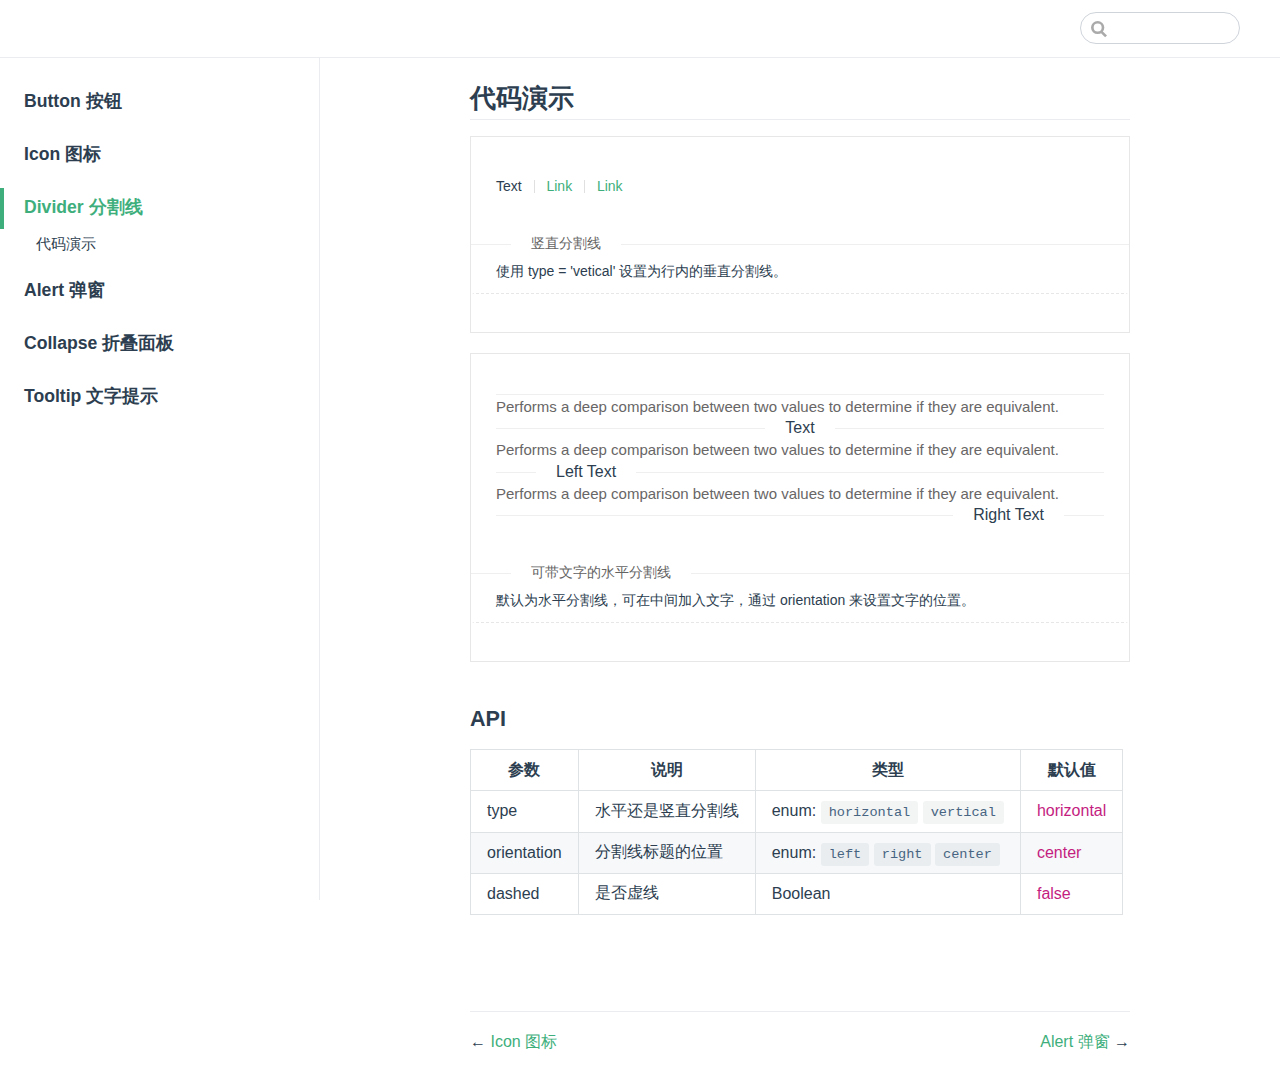
<file: component/divider.html>
<!DOCTYPE html>
<html lang="en-US">
  <head>
    <meta charset="utf-8">
    <meta name="viewport" content="width=device-width,initial-scale=1">
    <title>Divider 分割线</title>
    <meta name="generator" content="VuePress 1.9.7">
    
    <meta name="description" content="">
    
    <link rel="preload" href="/assets/css/0.styles.0cbd6db2.css" as="style"><link rel="preload" href="/assets/js/app.579fb40f.js" as="script"><link rel="preload" href="/assets/js/2.d8fbe9a8.js" as="script"><link rel="preload" href="/assets/js/3.8628b6c1.js" as="script"><link rel="preload" href="/assets/js/6.9f46d5e6.js" as="script"><link rel="preload" href="/assets/js/12.1e4a8ba2.js" as="script"><link rel="prefetch" href="/assets/js/10.433d7915.js"><link rel="prefetch" href="/assets/js/11.c7c3cebf.js"><link rel="prefetch" href="/assets/js/13.40b991d1.js"><link rel="prefetch" href="/assets/js/14.41abbd68.js"><link rel="prefetch" href="/assets/js/15.9cdd5953.js"><link rel="prefetch" href="/assets/js/16.d5bc83d0.js"><link rel="prefetch" href="/assets/js/17.fc741a05.js"><link rel="prefetch" href="/assets/js/4.e8052498.js"><link rel="prefetch" href="/assets/js/5.888e81fa.js"><link rel="prefetch" href="/assets/js/7.359bad2c.js"><link rel="prefetch" href="/assets/js/8.f024c08e.js"><link rel="prefetch" href="/assets/js/9.f12dad61.js">
    <link rel="stylesheet" href="/assets/css/0.styles.0cbd6db2.css">
  </head>
  <body>
    <div id="app" data-server-rendered="true"><div class="theme-container"><header class="navbar"><div class="sidebar-button"><svg xmlns="http://www.w3.org/2000/svg" aria-hidden="true" role="img" viewBox="0 0 448 512" class="icon"><path fill="currentColor" d="M436 124H12c-6.627 0-12-5.373-12-12V80c0-6.627 5.373-12 12-12h424c6.627 0 12 5.373 12 12v32c0 6.627-5.373 12-12 12zm0 160H12c-6.627 0-12-5.373-12-12v-32c0-6.627 5.373-12 12-12h424c6.627 0 12 5.373 12 12v32c0 6.627-5.373 12-12 12zm0 160H12c-6.627 0-12-5.373-12-12v-32c0-6.627 5.373-12 12-12h424c6.627 0 12 5.373 12 12v32c0 6.627-5.373 12-12 12z"></path></svg></div> <a href="/" class="home-link router-link-active"></a> <div class="links"><div class="search-box"><input aria-label="Search" autocomplete="off" spellcheck="false" value=""> <!----></div> <!----></div></header> <div class="sidebar-mask"></div> <aside class="sidebar"><!---->  <ul class="sidebar-links"><li><a href="/component/button.html" class="sidebar-link">Button 按钮</a></li><li><a href="/component/icon.html" class="sidebar-link">Icon 图标</a></li><li><a href="/component/divider.html" aria-current="page" class="active sidebar-link">Divider 分割线</a><ul class="sidebar-sub-headers"><li class="sidebar-sub-header"><a href="/component/divider.html#代码演示" class="sidebar-link">代码演示</a></li></ul></li><li><a href="/component/alert.html" class="sidebar-link">Alert 弹窗</a></li><li><a href="/component/collapse.html" class="sidebar-link">Collapse 折叠面板</a></li><li><a href="/component/tooltip.html" class="sidebar-link">Tooltip 文字提示</a></li></ul> </aside> <main class="page"> <div class="theme-default-content content__default"><h2 id="代码演示"><a href="#代码演示" class="header-anchor">#</a> 代码演示</h2> <div class="component-example-box"><section class="code-box-demo"><div class="divider-demos" data-v-6238a984><span data-v-6238a984>Text</span> <div class="cook-divider cook-divider-vetical" data-v-6238a984><!----></div> <a href data-v-6238a984>Link</a> <div class="cook-divider cook-divider-vetical" data-v-6238a984><!----></div> <a href data-v-6238a984>Link</a></div></section> <section class="description"><div class="cook-divider cook-divider-horizontal cook-divider-with-text-left"><span class="cook-divider-inner-text">竖直分割线</span></div> <div class="info">
    使用 type = 'vetical' 设置为行内的垂直分割线。
  </div></section> <section class="code-preview-box"><div class="cook-collapse"><div class="cook-collapse-item"><div class="cook-collapse-header"><!----> <!----> <span class="icon-box"><i class="iconfont cook-icon icon-copy"></i></span> <span class="icon-box"><i class="iconfont cook-icon icon-code"></i></span>
    
  </div> <div class="cook-collapse-content"><div class="cook-collapse-content-body"> <div>  <div class="language-vue extra-class"><pre class="language-vue"><code><span class="token tag"><span class="token tag"><span class="token punctuation">&lt;</span>template</span><span class="token punctuation">&gt;</span></span>
  <span class="token tag"><span class="token tag"><span class="token punctuation">&lt;</span>div</span> <span class="token attr-name">class</span><span class="token attr-value"><span class="token punctuation attr-equals">=</span><span class="token punctuation">&quot;</span>divider-demos<span class="token punctuation">&quot;</span></span><span class="token punctuation">&gt;</span></span>
    <span class="token tag"><span class="token tag"><span class="token punctuation">&lt;</span>span</span><span class="token punctuation">&gt;</span></span>Text<span class="token tag"><span class="token tag"><span class="token punctuation">&lt;/</span>span</span><span class="token punctuation">&gt;</span></span>
    <span class="token tag"><span class="token tag"><span class="token punctuation">&lt;</span>c-divider</span> <span class="token attr-name">type</span><span class="token attr-value"><span class="token punctuation attr-equals">=</span><span class="token punctuation">&quot;</span>vetical<span class="token punctuation">&quot;</span></span> <span class="token punctuation">/&gt;</span></span>
    <span class="token tag"><span class="token tag"><span class="token punctuation">&lt;</span>a</span> <span class="token attr-name">href</span><span class="token attr-value"><span class="token punctuation attr-equals">=</span><span class="token punctuation">&quot;</span><span class="token punctuation">&quot;</span></span><span class="token punctuation">&gt;</span></span>Link<span class="token tag"><span class="token tag"><span class="token punctuation">&lt;/</span>a</span><span class="token punctuation">&gt;</span></span>
    <span class="token tag"><span class="token tag"><span class="token punctuation">&lt;</span>c-divider</span> <span class="token attr-name">type</span><span class="token attr-value"><span class="token punctuation attr-equals">=</span><span class="token punctuation">&quot;</span>vetical<span class="token punctuation">&quot;</span></span> <span class="token punctuation">/&gt;</span></span>
    <span class="token tag"><span class="token tag"><span class="token punctuation">&lt;</span>a</span> <span class="token attr-name">href</span><span class="token attr-value"><span class="token punctuation attr-equals">=</span><span class="token punctuation">&quot;</span><span class="token punctuation">&quot;</span></span><span class="token punctuation">&gt;</span></span>Link<span class="token tag"><span class="token tag"><span class="token punctuation">&lt;/</span>a</span><span class="token punctuation">&gt;</span></span>
  <span class="token tag"><span class="token tag"><span class="token punctuation">&lt;/</span>div</span><span class="token punctuation">&gt;</span></span>
<span class="token tag"><span class="token tag"><span class="token punctuation">&lt;/</span>template</span><span class="token punctuation">&gt;</span></span>

<span class="token tag"><span class="token tag"><span class="token punctuation">&lt;</span>style</span> <span class="token attr-name">lang</span><span class="token attr-value"><span class="token punctuation attr-equals">=</span><span class="token punctuation">&quot;</span>scss<span class="token punctuation">&quot;</span></span> <span class="token attr-name">scoped</span><span class="token punctuation">&gt;</span></span><span class="token style"><span class="token language-css">
<span class="token selector">.divider-demos</span> <span class="token punctuation">{</span>
  <span class="token property">font-size</span><span class="token punctuation">:</span> 14px<span class="token punctuation">;</span>

  <span class="token selector">span,
  a</span> <span class="token punctuation">{</span>
    <span class="token property">vertical-align</span><span class="token punctuation">:</span> middle<span class="token punctuation">;</span>
  <span class="token punctuation">}</span>
<span class="token punctuation">}</span>
</span></span><span class="token tag"><span class="token tag"><span class="token punctuation">&lt;/</span>style</span><span class="token punctuation">&gt;</span></span>
</code></pre></div></div></div></div></div></div></section></div> <div class="component-example-box"><section class="code-box-demo"><div class="divider-wrap" data-v-796ef150><div class="cook-divider cook-divider-horizontal" data-v-796ef150><span class="cook-divider-inner-text"></span></div> <p data-v-796ef150>
    Performs a deep comparison between two values to determine if they are
    equivalent.
  </p> <div class="cook-divider cook-divider-horizontal" data-v-796ef150><span class="cook-divider-inner-text">Text</span></div> <p data-v-796ef150>
    Performs a deep comparison between two values to determine if they are
    equivalent.
  </p> <div class="cook-divider cook-divider-horizontal cook-divider-with-text-left" data-v-796ef150><span class="cook-divider-inner-text">Left Text</span></div> <p data-v-796ef150>
    Performs a deep comparison between two values to determine if they are
    equivalent.
  </p> <div class="cook-divider cook-divider-horizontal cook-divider-with-text-right" data-v-796ef150><span class="cook-divider-inner-text">Right Text</span></div></div></section> <section class="description"><div class="cook-divider cook-divider-horizontal cook-divider-with-text-left"><span class="cook-divider-inner-text">可带文字的水平分割线</span></div> <div class="info">
    默认为水平分割线，可在中间加入文字，通过 orientation 来设置文字的位置。
  </div></section> <section class="code-preview-box"><div class="cook-collapse"><div class="cook-collapse-item"><div class="cook-collapse-header"><!----> <!----> <span class="icon-box"><i class="iconfont cook-icon icon-copy"></i></span> <span class="icon-box"><i class="iconfont cook-icon icon-code"></i></span>
    
  </div> <div class="cook-collapse-content"><div class="cook-collapse-content-body"> <div>  <div class="language-vue extra-class"><pre class="language-vue"><code><span class="token tag"><span class="token tag"><span class="token punctuation">&lt;</span>template</span><span class="token punctuation">&gt;</span></span>
  <span class="token tag"><span class="token tag"><span class="token punctuation">&lt;</span>div</span> <span class="token attr-name">class</span><span class="token attr-value"><span class="token punctuation attr-equals">=</span><span class="token punctuation">&quot;</span>divider-wrap<span class="token punctuation">&quot;</span></span><span class="token punctuation">&gt;</span></span>
    <span class="token tag"><span class="token tag"><span class="token punctuation">&lt;</span>c-divider</span> <span class="token punctuation">/&gt;</span></span>
    <span class="token tag"><span class="token tag"><span class="token punctuation">&lt;</span>p</span><span class="token punctuation">&gt;</span></span>
      Performs a deep comparison between two values to determine if they are
      equivalent.
    <span class="token tag"><span class="token tag"><span class="token punctuation">&lt;/</span>p</span><span class="token punctuation">&gt;</span></span>
    <span class="token tag"><span class="token tag"><span class="token punctuation">&lt;</span>c-divider</span><span class="token punctuation">&gt;</span></span>Text<span class="token tag"><span class="token tag"><span class="token punctuation">&lt;/</span>c-divider</span><span class="token punctuation">&gt;</span></span>

    <span class="token tag"><span class="token tag"><span class="token punctuation">&lt;</span>p</span><span class="token punctuation">&gt;</span></span>
      Performs a deep comparison between two values to determine if they are
      equivalent.
    <span class="token tag"><span class="token tag"><span class="token punctuation">&lt;/</span>p</span><span class="token punctuation">&gt;</span></span>
    <span class="token tag"><span class="token tag"><span class="token punctuation">&lt;</span>c-divider</span> <span class="token attr-name">orientation</span><span class="token attr-value"><span class="token punctuation attr-equals">=</span><span class="token punctuation">&quot;</span>left<span class="token punctuation">&quot;</span></span><span class="token punctuation">&gt;</span></span>Left Text<span class="token tag"><span class="token tag"><span class="token punctuation">&lt;/</span>c-divider</span><span class="token punctuation">&gt;</span></span>

    <span class="token tag"><span class="token tag"><span class="token punctuation">&lt;</span>p</span><span class="token punctuation">&gt;</span></span>
      Performs a deep comparison between two values to determine if they are
      equivalent.
    <span class="token tag"><span class="token tag"><span class="token punctuation">&lt;/</span>p</span><span class="token punctuation">&gt;</span></span>
    <span class="token tag"><span class="token tag"><span class="token punctuation">&lt;</span>c-divider</span> <span class="token attr-name">orientation</span><span class="token attr-value"><span class="token punctuation attr-equals">=</span><span class="token punctuation">&quot;</span>right<span class="token punctuation">&quot;</span></span><span class="token punctuation">&gt;</span></span>Right Text<span class="token tag"><span class="token tag"><span class="token punctuation">&lt;/</span>c-divider</span><span class="token punctuation">&gt;</span></span>
  <span class="token tag"><span class="token tag"><span class="token punctuation">&lt;/</span>div</span><span class="token punctuation">&gt;</span></span>
<span class="token tag"><span class="token tag"><span class="token punctuation">&lt;/</span>template</span><span class="token punctuation">&gt;</span></span>

<span class="token tag"><span class="token tag"><span class="token punctuation">&lt;</span>style</span> <span class="token attr-name">scoped</span><span class="token punctuation">&gt;</span></span><span class="token style"><span class="token language-css">
<span class="token selector">.divider-wrap &gt;&gt;&gt; p</span> <span class="token punctuation">{</span>
  <span class="token property">font-size</span><span class="token punctuation">:</span> 15px<span class="token punctuation">;</span>
  <span class="token property">color</span><span class="token punctuation">:</span> <span class="token function">rgb</span><span class="token punctuation">(</span>104<span class="token punctuation">,</span> 102<span class="token punctuation">,</span> 102<span class="token punctuation">)</span><span class="token punctuation">;</span>
<span class="token punctuation">}</span>
</span></span><span class="token tag"><span class="token tag"><span class="token punctuation">&lt;/</span>style</span><span class="token punctuation">&gt;</span></span>
</code></pre></div></div></div></div></div></div></section></div> <h3 id="api"><a href="#api" class="header-anchor">#</a> API</h3> <table><thead><tr><th>参数</th> <th>说明</th> <th>类型</th> <th>默认值</th></tr></thead> <tbody><tr><td>type</td> <td>水平还是竖直分割线</td> <td>enum: <code>horizontal</code> <code>vertical</code></td> <td><span style="color:#c41d7f;">horizontal</span></td></tr> <tr><td>orientation</td> <td>分割线标题的位置</td> <td>enum: <code>left</code> <code>right</code> <code>center</code></td> <td><span style="color:#c41d7f;">center</span></td></tr> <tr><td>dashed</td> <td>是否虚线</td> <td>Boolean</td> <td><span style="color:#c41d7f;">false</span></td></tr></tbody></table></div> <footer class="page-edit"><!----> <!----></footer> <div class="page-nav"><p class="inner"><span class="prev">
      ←
      <a href="/component/icon.html" class="prev">
        Icon 图标
      </a></span> <span class="next"><a href="/component/alert.html">
        Alert 弹窗
      </a>
      →
    </span></p></div> </main></div><div class="global-ui"></div></div>
    <script src="/assets/js/app.579fb40f.js" defer></script><script src="/assets/js/2.d8fbe9a8.js" defer></script><script src="/assets/js/3.8628b6c1.js" defer></script><script src="/assets/js/6.9f46d5e6.js" defer></script><script src="/assets/js/12.1e4a8ba2.js" defer></script>
  </body>
</html>
</file>
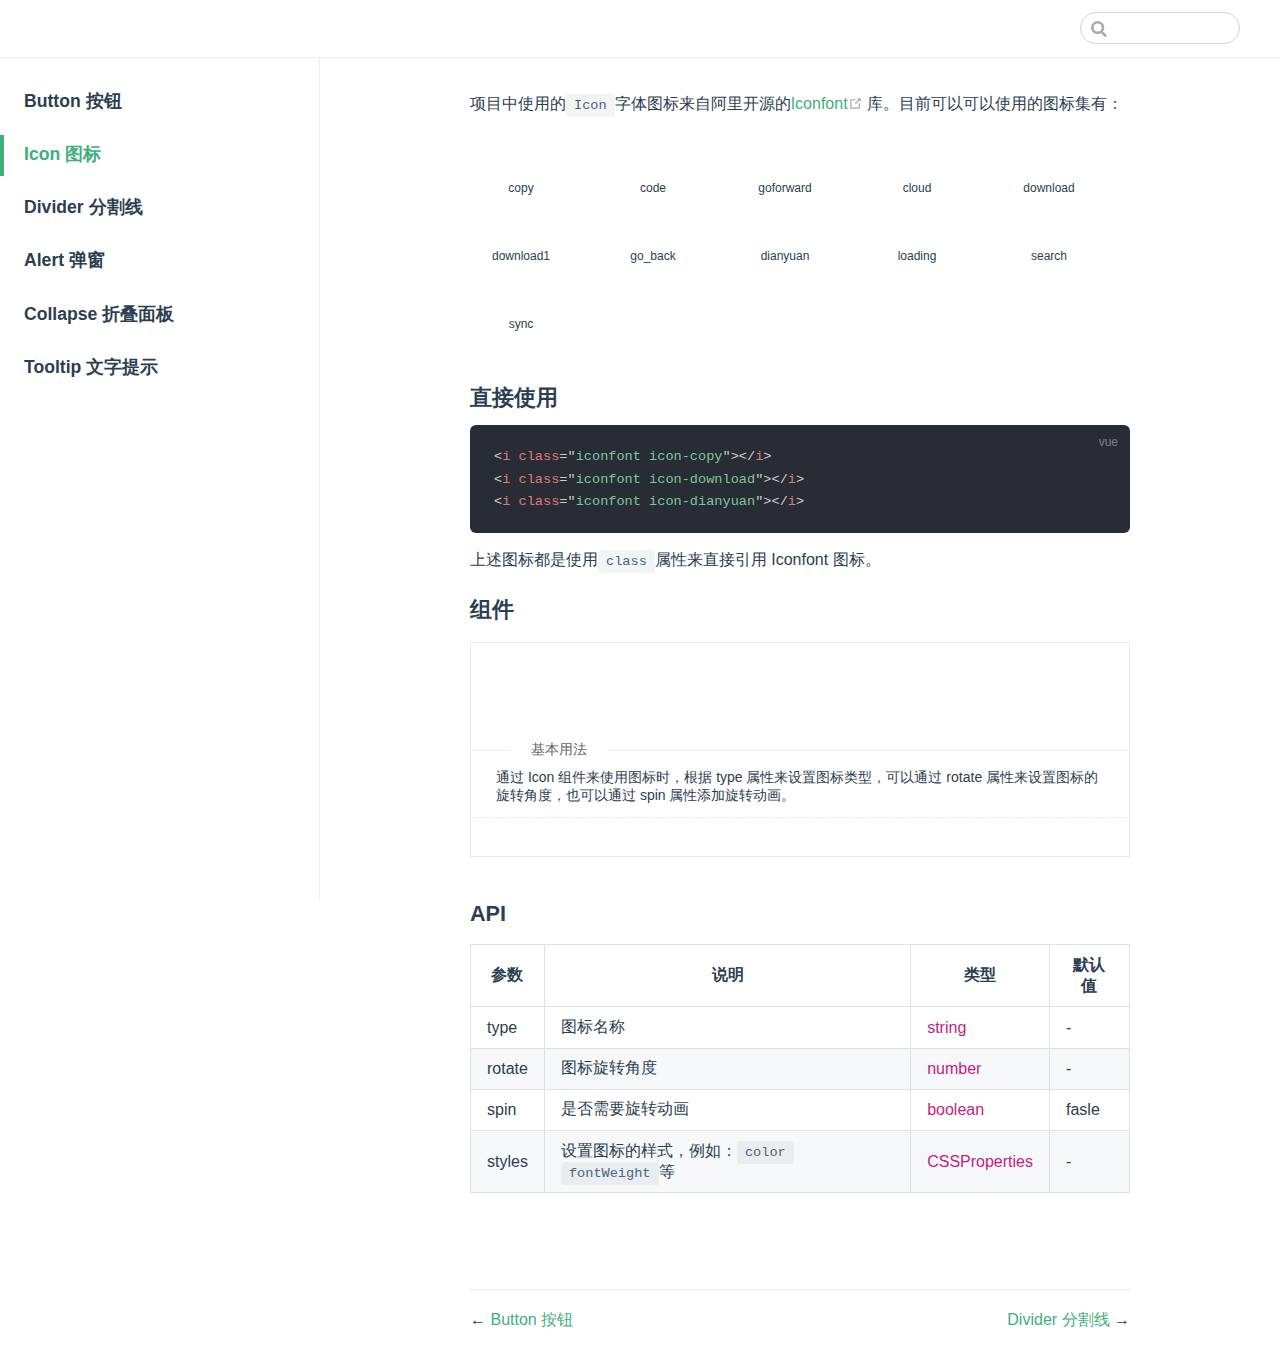
<file: component/icon.html>
<!DOCTYPE html>
<html lang="en-US">
  <head>
    <meta charset="utf-8">
    <meta name="viewport" content="width=device-width,initial-scale=1">
    <title>Icon 图标</title>
    <meta name="generator" content="VuePress 1.9.7">
    
    <meta name="description" content="">
    
    <link rel="preload" href="/assets/css/0.styles.0cbd6db2.css" as="style"><link rel="preload" href="/assets/js/app.579fb40f.js" as="script"><link rel="preload" href="/assets/js/2.d8fbe9a8.js" as="script"><link rel="preload" href="/assets/js/4.e8052498.js" as="script"><link rel="preload" href="/assets/js/6.9f46d5e6.js" as="script"><link rel="preload" href="/assets/js/12.1e4a8ba2.js" as="script"><link rel="prefetch" href="/assets/js/10.433d7915.js"><link rel="prefetch" href="/assets/js/11.c7c3cebf.js"><link rel="prefetch" href="/assets/js/13.40b991d1.js"><link rel="prefetch" href="/assets/js/14.41abbd68.js"><link rel="prefetch" href="/assets/js/15.9cdd5953.js"><link rel="prefetch" href="/assets/js/16.d5bc83d0.js"><link rel="prefetch" href="/assets/js/17.fc741a05.js"><link rel="prefetch" href="/assets/js/3.8628b6c1.js"><link rel="prefetch" href="/assets/js/5.888e81fa.js"><link rel="prefetch" href="/assets/js/7.359bad2c.js"><link rel="prefetch" href="/assets/js/8.f024c08e.js"><link rel="prefetch" href="/assets/js/9.f12dad61.js">
    <link rel="stylesheet" href="/assets/css/0.styles.0cbd6db2.css">
  </head>
  <body>
    <div id="app" data-server-rendered="true"><div class="theme-container"><header class="navbar"><div class="sidebar-button"><svg xmlns="http://www.w3.org/2000/svg" aria-hidden="true" role="img" viewBox="0 0 448 512" class="icon"><path fill="currentColor" d="M436 124H12c-6.627 0-12-5.373-12-12V80c0-6.627 5.373-12 12-12h424c6.627 0 12 5.373 12 12v32c0 6.627-5.373 12-12 12zm0 160H12c-6.627 0-12-5.373-12-12v-32c0-6.627 5.373-12 12-12h424c6.627 0 12 5.373 12 12v32c0 6.627-5.373 12-12 12zm0 160H12c-6.627 0-12-5.373-12-12v-32c0-6.627 5.373-12 12-12h424c6.627 0 12 5.373 12 12v32c0 6.627-5.373 12-12 12z"></path></svg></div> <a href="/" class="home-link router-link-active"></a> <div class="links"><div class="search-box"><input aria-label="Search" autocomplete="off" spellcheck="false" value=""> <!----></div> <!----></div></header> <div class="sidebar-mask"></div> <aside class="sidebar"><!---->  <ul class="sidebar-links"><li><a href="/component/button.html" class="sidebar-link">Button 按钮</a></li><li><a href="/component/icon.html" aria-current="page" class="active sidebar-link">Icon 图标</a><ul class="sidebar-sub-headers"></ul></li><li><a href="/component/divider.html" class="sidebar-link">Divider 分割线</a></li><li><a href="/component/alert.html" class="sidebar-link">Alert 弹窗</a></li><li><a href="/component/collapse.html" class="sidebar-link">Collapse 折叠面板</a></li><li><a href="/component/tooltip.html" class="sidebar-link">Tooltip 文字提示</a></li></ul> </aside> <main class="page"> <div class="theme-default-content content__default"><p>项目中使用的<code>Icon</code>字体图标来自阿里开源的<a href="https://www.iconfont.cn/?spm=a313x.7781069.1998910419.d4d0a486a" target="_blank" rel="noopener noreferrer">Iconfont<span><svg xmlns="http://www.w3.org/2000/svg" aria-hidden="true" focusable="false" x="0px" y="0px" viewBox="0 0 100 100" width="15" height="15" class="icon outbound"><path fill="currentColor" d="M18.8,85.1h56l0,0c2.2,0,4-1.8,4-4v-32h-8v28h-48v-48h28v-8h-32l0,0c-2.2,0-4,1.8-4,4v56C14.8,83.3,16.6,85.1,18.8,85.1z"></path> <polygon fill="currentColor" points="45.7,48.7 51.3,54.3 77.2,28.5 77.2,37.2 85.2,37.2 85.2,14.9 62.8,14.9 62.8,22.9 71.5,22.9"></polygon></svg> <span class="sr-only">(opens new window)</span></span></a>库。目前可以可以使用的图标集有：</p> <div class="icon-container"><section class="icon-wrap"><i class="iconfont icon-copy"></i> <span class="icon-name">copy</span></section><section class="icon-wrap"><i class="iconfont icon-code"></i> <span class="icon-name">code</span></section><section class="icon-wrap"><i class="iconfont icon-goforward"></i> <span class="icon-name">goforward</span></section><section class="icon-wrap"><i class="iconfont icon-cloud"></i> <span class="icon-name">cloud</span></section><section class="icon-wrap"><i class="iconfont icon-download"></i> <span class="icon-name">download</span></section><section class="icon-wrap"><i class="iconfont icon-download1"></i> <span class="icon-name">download1</span></section><section class="icon-wrap"><i class="iconfont icon-go_back"></i> <span class="icon-name">go_back</span></section><section class="icon-wrap"><i class="iconfont icon-dianyuan"></i> <span class="icon-name">dianyuan</span></section><section class="icon-wrap"><i class="iconfont icon-loading"></i> <span class="icon-name">loading</span></section><section class="icon-wrap"><i class="iconfont icon-search"></i> <span class="icon-name">search</span></section><section class="icon-wrap"><i class="iconfont icon-sync"></i> <span class="icon-name">sync</span></section></div> <h3 id="直接使用"><a href="#直接使用" class="header-anchor">#</a> 直接使用</h3> <div class="language-vue extra-class"><pre class="language-vue"><code><span class="token tag"><span class="token tag"><span class="token punctuation">&lt;</span>i</span> <span class="token attr-name">class</span><span class="token attr-value"><span class="token punctuation attr-equals">=</span><span class="token punctuation">&quot;</span>iconfont icon-copy<span class="token punctuation">&quot;</span></span><span class="token punctuation">&gt;</span></span><span class="token tag"><span class="token tag"><span class="token punctuation">&lt;/</span>i</span><span class="token punctuation">&gt;</span></span>
<span class="token tag"><span class="token tag"><span class="token punctuation">&lt;</span>i</span> <span class="token attr-name">class</span><span class="token attr-value"><span class="token punctuation attr-equals">=</span><span class="token punctuation">&quot;</span>iconfont icon-download<span class="token punctuation">&quot;</span></span><span class="token punctuation">&gt;</span></span><span class="token tag"><span class="token tag"><span class="token punctuation">&lt;/</span>i</span><span class="token punctuation">&gt;</span></span>
<span class="token tag"><span class="token tag"><span class="token punctuation">&lt;</span>i</span> <span class="token attr-name">class</span><span class="token attr-value"><span class="token punctuation attr-equals">=</span><span class="token punctuation">&quot;</span>iconfont icon-dianyuan<span class="token punctuation">&quot;</span></span><span class="token punctuation">&gt;</span></span><span class="token tag"><span class="token tag"><span class="token punctuation">&lt;/</span>i</span><span class="token punctuation">&gt;</span></span>
</code></pre></div><p>上述图标都是使用<code>class</code>属性来直接引用 Iconfont 图标。</p> <h3 id="组件"><a href="#组件" class="header-anchor">#</a> 组件</h3> <br> <div class="component-example-box"><section class="code-box-demo"><div class="icon-list" data-v-522c3099><span class="icon-box" data-v-522c3099><i class="iconfont cook-icon icon-dianyuan"></i></span> <span class="icon-box" data-v-522c3099><i class="iconfont cook-icon icon-loading cook-icon-spin"></i></span> <span class="icon-box" data-v-522c3099><i class="iconfont cook-icon icon-go_back" style="transform:rotate(180deg);"></i></span> <span class="icon-box" data-v-522c3099><i class="iconfont cook-icon icon-sync cook-icon-spin"></i></span></div></section> <section class="description"><div class="cook-divider cook-divider-horizontal cook-divider-with-text-left"><span class="cook-divider-inner-text">基本用法</span></div> <div class="info">
    通过 Icon 组件来使用图标时，根据 type 属性来设置图标类型，可以通过 rotate 属性来设置图标的旋转角度，也可以通过 spin 属性添加旋转动画。
  </div></section> <section class="code-preview-box"><div class="cook-collapse"><div class="cook-collapse-item"><div class="cook-collapse-header"><!----> <!----> <span class="icon-box"><i class="iconfont cook-icon icon-copy"></i></span> <span class="icon-box"><i class="iconfont cook-icon icon-code"></i></span>
    
  </div> <div class="cook-collapse-content"><div class="cook-collapse-content-body"> <div>  <div class="language-vue extra-class"><pre class="language-vue"><code><span class="token tag"><span class="token tag"><span class="token punctuation">&lt;</span>template</span><span class="token punctuation">&gt;</span></span>
  <span class="token tag"><span class="token tag"><span class="token punctuation">&lt;</span>div</span> <span class="token attr-name">class</span><span class="token attr-value"><span class="token punctuation attr-equals">=</span><span class="token punctuation">&quot;</span>icon-list<span class="token punctuation">&quot;</span></span><span class="token punctuation">&gt;</span></span>
    <span class="token tag"><span class="token tag"><span class="token punctuation">&lt;</span>icon-font</span> <span class="token attr-name">type</span><span class="token attr-value"><span class="token punctuation attr-equals">=</span><span class="token punctuation">&quot;</span>dianyuan<span class="token punctuation">&quot;</span></span> <span class="token punctuation">/&gt;</span></span>
    <span class="token tag"><span class="token tag"><span class="token punctuation">&lt;</span>icon-font</span> <span class="token attr-name">type</span><span class="token attr-value"><span class="token punctuation attr-equals">=</span><span class="token punctuation">&quot;</span>loading<span class="token punctuation">&quot;</span></span> <span class="token attr-name">spin</span> <span class="token punctuation">/&gt;</span></span>
    <span class="token tag"><span class="token tag"><span class="token punctuation">&lt;</span>icon-font</span> <span class="token attr-name">type</span><span class="token attr-value"><span class="token punctuation attr-equals">=</span><span class="token punctuation">&quot;</span>go_back<span class="token punctuation">&quot;</span></span> <span class="token attr-name">:rotate</span><span class="token attr-value"><span class="token punctuation attr-equals">=</span><span class="token punctuation">&quot;</span>180<span class="token punctuation">&quot;</span></span> <span class="token punctuation">/&gt;</span></span>
    <span class="token tag"><span class="token tag"><span class="token punctuation">&lt;</span>icon-font</span> <span class="token attr-name">type</span><span class="token attr-value"><span class="token punctuation attr-equals">=</span><span class="token punctuation">&quot;</span>sync<span class="token punctuation">&quot;</span></span> <span class="token attr-name">spin</span> <span class="token punctuation">/&gt;</span></span>
  <span class="token tag"><span class="token tag"><span class="token punctuation">&lt;/</span>div</span><span class="token punctuation">&gt;</span></span>
<span class="token tag"><span class="token tag"><span class="token punctuation">&lt;/</span>template</span><span class="token punctuation">&gt;</span></span>

<span class="token tag"><span class="token tag"><span class="token punctuation">&lt;</span>style</span> <span class="token attr-name">scoped</span><span class="token punctuation">&gt;</span></span><span class="token style"><span class="token language-css">
<span class="token selector">.icon-list &gt;&gt;&gt; .iconfont</span> <span class="token punctuation">{</span>
  <span class="token property">font-size</span><span class="token punctuation">:</span> 24px<span class="token punctuation">;</span>
  <span class="token property">margin-right</span><span class="token punctuation">:</span> 7px<span class="token punctuation">;</span>
<span class="token punctuation">}</span>
</span></span><span class="token tag"><span class="token tag"><span class="token punctuation">&lt;/</span>style</span><span class="token punctuation">&gt;</span></span>
</code></pre></div></div></div></div></div></div></section></div> <h3 id="api"><a href="#api" class="header-anchor">#</a> API</h3> <table><thead><tr><th>参数</th> <th>说明</th> <th>类型</th> <th>默认值</th></tr></thead> <tbody><tr><td>type</td> <td>图标名称</td> <td><span style="color:#c41d7f;">string</span></td> <td>-</td></tr> <tr><td>rotate</td> <td>图标旋转角度</td> <td><span style="color:#c41d7f;">number</span></td> <td>-</td></tr> <tr><td>spin</td> <td>是否需要旋转动画</td> <td><span style="color:#c41d7f;">boolean</span></td> <td>fasle</td></tr> <tr><td>styles</td> <td>设置图标的样式，例如：<code>color</code> <code>fontWeight</code>等</td> <td><span style="color:#c41d7f;">CSSProperties</span></td> <td>-</td></tr></tbody></table></div> <footer class="page-edit"><!----> <!----></footer> <div class="page-nav"><p class="inner"><span class="prev">
      ←
      <a href="/component/button.html" class="prev">
        Button 按钮
      </a></span> <span class="next"><a href="/component/divider.html">
        Divider 分割线
      </a>
      →
    </span></p></div> </main></div><div class="global-ui"></div></div>
    <script src="/assets/js/app.579fb40f.js" defer></script><script src="/assets/js/2.d8fbe9a8.js" defer></script><script src="/assets/js/4.e8052498.js" defer></script><script src="/assets/js/6.9f46d5e6.js" defer></script><script src="/assets/js/12.1e4a8ba2.js" defer></script>
  </body>
</html>
</file>
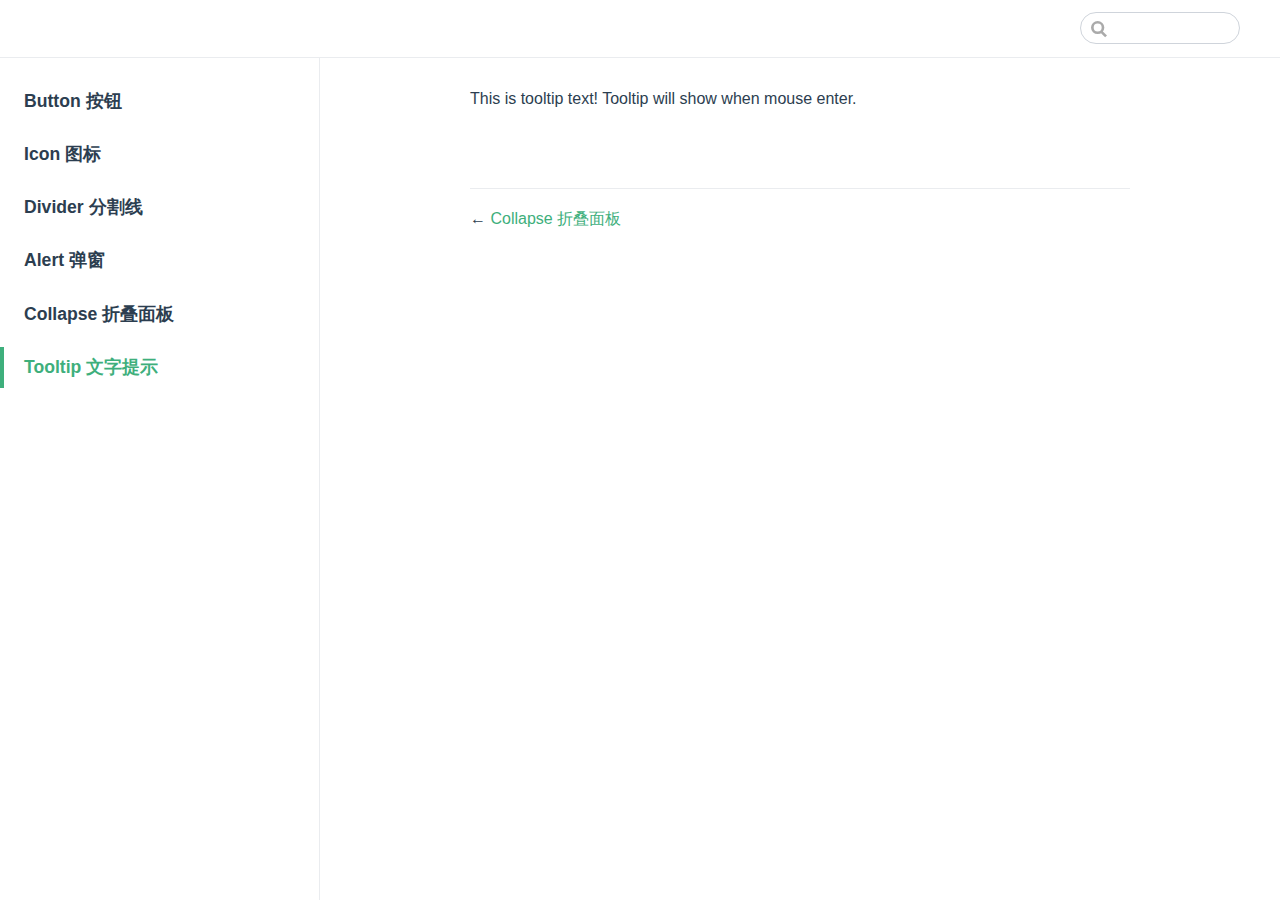
<file: component/tooltip.html>
<!DOCTYPE html>
<html lang="en-US">
  <head>
    <meta charset="utf-8">
    <meta name="viewport" content="width=device-width,initial-scale=1">
    <title>Tooltip 文字提示</title>
    <meta name="generator" content="VuePress 1.9.7">
    
    <meta name="description" content="">
    
    <link rel="preload" href="/assets/css/0.styles.0cbd6db2.css" as="style"><link rel="preload" href="/assets/js/app.579fb40f.js" as="script"><link rel="preload" href="/assets/js/2.d8fbe9a8.js" as="script"><link rel="preload" href="/assets/js/17.fc741a05.js" as="script"><link rel="prefetch" href="/assets/js/10.433d7915.js"><link rel="prefetch" href="/assets/js/11.c7c3cebf.js"><link rel="prefetch" href="/assets/js/12.1e4a8ba2.js"><link rel="prefetch" href="/assets/js/13.40b991d1.js"><link rel="prefetch" href="/assets/js/14.41abbd68.js"><link rel="prefetch" href="/assets/js/15.9cdd5953.js"><link rel="prefetch" href="/assets/js/16.d5bc83d0.js"><link rel="prefetch" href="/assets/js/3.8628b6c1.js"><link rel="prefetch" href="/assets/js/4.e8052498.js"><link rel="prefetch" href="/assets/js/5.888e81fa.js"><link rel="prefetch" href="/assets/js/6.9f46d5e6.js"><link rel="prefetch" href="/assets/js/7.359bad2c.js"><link rel="prefetch" href="/assets/js/8.f024c08e.js"><link rel="prefetch" href="/assets/js/9.f12dad61.js">
    <link rel="stylesheet" href="/assets/css/0.styles.0cbd6db2.css">
  </head>
  <body>
    <div id="app" data-server-rendered="true"><div class="theme-container"><header class="navbar"><div class="sidebar-button"><svg xmlns="http://www.w3.org/2000/svg" aria-hidden="true" role="img" viewBox="0 0 448 512" class="icon"><path fill="currentColor" d="M436 124H12c-6.627 0-12-5.373-12-12V80c0-6.627 5.373-12 12-12h424c6.627 0 12 5.373 12 12v32c0 6.627-5.373 12-12 12zm0 160H12c-6.627 0-12-5.373-12-12v-32c0-6.627 5.373-12 12-12h424c6.627 0 12 5.373 12 12v32c0 6.627-5.373 12-12 12zm0 160H12c-6.627 0-12-5.373-12-12v-32c0-6.627 5.373-12 12-12h424c6.627 0 12 5.373 12 12v32c0 6.627-5.373 12-12 12z"></path></svg></div> <a href="/" class="home-link router-link-active"></a> <div class="links"><div class="search-box"><input aria-label="Search" autocomplete="off" spellcheck="false" value=""> <!----></div> <!----></div></header> <div class="sidebar-mask"></div> <aside class="sidebar"><!---->  <ul class="sidebar-links"><li><a href="/component/button.html" class="sidebar-link">Button 按钮</a></li><li><a href="/component/icon.html" class="sidebar-link">Icon 图标</a></li><li><a href="/component/divider.html" class="sidebar-link">Divider 分割线</a></li><li><a href="/component/alert.html" class="sidebar-link">Alert 弹窗</a></li><li><a href="/component/collapse.html" class="sidebar-link">Collapse 折叠面板</a></li><li><a href="/component/tooltip.html" aria-current="page" class="active sidebar-link">Tooltip 文字提示</a></li></ul> </aside> <main class="page"> <div class="theme-default-content content__default"><div title="tooltip title" class="tooltip-demos"><div class="cook-tooltip"><div class="cook-tooltip-title">This is tooltip text!</div> 
    Tooltip will show when mouse enter.
  </div></div></div> <footer class="page-edit"><!----> <!----></footer> <div class="page-nav"><p class="inner"><span class="prev">
      ←
      <a href="/component/collapse.html" class="prev">
        Collapse 折叠面板
      </a></span> <!----></p></div> </main></div><div class="global-ui"></div></div>
    <script src="/assets/js/app.579fb40f.js" defer></script><script src="/assets/js/2.d8fbe9a8.js" defer></script><script src="/assets/js/17.fc741a05.js" defer></script>
  </body>
</html>
</file>
<file: assets/css/0.styles.0cbd6db2.css>
.cook-btn{color:#666;background-color:#fff;padding:0 15px;font-size:14px;min-width:32px;height:32px;border:1px solid hsla(0,0%,40%,.2);border-radius:4px;transition:all .15s linear;cursor:pointer;outline:none}.cook-btn:focus,.cook-btn:hover{color:#1e90ff;background-color:#fff;border-color:#1e90ff}.cook-btn:active{box-shadow:0 0 10px rgba(30,144,255,.5)}.cook-btn .iconfont{display:inline-block;margin-right:3px;font-size:15px}.cook-btn .loading{-webkit-animation:rotateAnimation 1s linear infinite;animation:rotateAnimation 1s linear infinite}.cook-btn-danger{color:#fff;background-color:rgba(255,0,51,.9);border-color:rgba(255,0,51,.9)}.cook-btn-danger:focus,.cook-btn-danger:hover{color:#fff;background-color:rgba(255,0,51,.7);border-color:rgba(255,0,51,.1)}.cook-btn-danger:active{color:#fff;background-color:#f03;border-color:#f03;box-shadow:0 0 8px rgba(255,0,51,.5)}.cook-btn-primary{color:#fff;background-color:#1e90ff;border-color:#1e90ff}.cook-btn-primary:focus,.cook-btn-primary:hover{color:#fff;background-color:rgba(30,144,255,.8);border-color:rgba(30,144,255,.1)}.cook-btn-primary:active{color:#fff;background-color:rgba(30,144,255,.9);border-color:rgba(30,144,255,.9)}.cook-btn-danger,.cook-btn-primary{box-shadow:0 2px 0 rgba(0,0,0,.045)}.cook-btn-dashed{border-style:dashed}.cook-btn-dashed:focus,.cook-btn-dashed:hover{color:#1e90ff;background-color:#fff;border-color:#1e90ff}.cook-btn-disabled,.cook-btn-disabled:focus,.cook-btn-disabled:hover{color:hsla(0,0%,40%,.4);background-color:hsla(0,0%,40%,.1);border-color:hsla(0,0%,40%,.2);box-shadow:none;cursor:not-allowed}.cook-btn-circle{padding:0;min-width:32px;border-radius:50%}.cook-btn-lg{min-width:40px;height:40px;padding:0 15px;font-size:15px}.cook-btn-sm{min-width:24px;height:24px;padding:0 7px}.cook-btn-icon-only{padding:0}.cook-btn-icon-only .iconfont{margin-right:0;font-size:16px}.cook-btn-round{padding:0 16px;border-radius:16px}.cook-btn-round.cook-btn-lg{padding:0 20px;border-radius:40px}.cook-btn-round.cook-btn-sm{padding:0 12px}.cook-btn-block{display:block;width:100%}.cook-btn-loading,.cook-btn-loading:focus,.cook-btn-loading:hover{color:#fff;background-color:rgba(30,144,255,.7);border-color:rgba(30,144,255,.1);cursor:auto;box-shadow:none}.cook-btn .icon-box{margin-left:3px}.cook-btn-group{display:flex}.cook-btn-group .cook-btn{border-radius:0}.cook-btn-group .cook-btn:focus,.cook-btn-group .cook-btn:hover{z-index:2}.cook-btn-group .cook-btn:first-child{border-radius:4px 0 0 4px}.cook-btn-group .cook-btn:last-child{border-radius:0 4px 4px 0}.cook-btn-group .cook-btn:not(:first-child){margin-left:-1px}.cook-btn-group .cook-btn-primary{border-left-color:hsla(0,0%,100%,.2);z-index:3}.cook-icon{display:inline-block}.cook-icon-spin{-webkit-animation:rotateAnimation 1s linear infinite;animation:rotateAnimation 1s linear infinite}.cook-divider{display:flex;position:relative;justify-content:center}.cook-divider-horizontal:before{content:"";position:absolute;width:100%;top:50%;border-top:1px solid hsla(0,0%,40%,.1);box-sizing:border-box;z-index:1}.cook-divider-vetical{display:inline-block;width:1px;height:.9em;margin:0 8px;vertical-align:middle;background-color:hsla(0,0%,40%,.2)}.cook-divider-inner-text{position:relative;display:inline-block;padding:0 20px;font-weight:500;background-color:#fff;z-index:2}.cook-divider-with-text-left{justify-content:flex-start}.cook-divider-with-text-left .cook-divider-inner-text{margin-left:40px}.cook-divider-with-text-right{justify-content:flex-end}.cook-divider-with-text-right .cook-divider-inner-text{margin-right:40px}.cook-divider-dashed:before{border-top:1px dashed hsla(0,0%,40%,.2)}.cook-collapse-item:not(:last-child){border-bottom-left-radius:0;border-bottom-right-radius:0}.cook-collapse-item:not(:first-child){margin-top:-1px;border-top-left-radius:0;border-top-right-radius:0}.cook-collapse-no-border .cook-collapse-item{border:0;border-top:1px solid hsla(0,0%,40%,.3)}.cook-collapse-no-border .cook-collapse-item:first-child{border-top:0}.cook-collapse-no-border .cook-collapse-item:last-child{border-bottom:1px solid hsla(0,0%,40%,.3)}.cook-collapse-no-border .cook-collapse-item:last-child .cook-collapse-content-body{border-bottom:0}.cook-collapse-no-border .cook-collapse-item .cook-collapse-content{border-top:0;background-color:transparent}.cook-collapse-item{overflow:hidden;border:1px solid hsla(0,0%,40%,.3);border-bottom:0;border-radius:4px;background-color:#fafafa}.cook-collapse-header{padding:12px 13px;cursor:pointer}.cook-collapse-header .iconfont{margin-right:4px;transition:transform .2s ease-in-out}.cook-collapse-content{max-height:0;overflow:hidden;transition:max-height .35s ease;border-top:1px solid hsla(0,0%,40%,.3);background-color:#fff}.cook-collapse-content-body{padding:15px 16px;border-bottom:1px solid hsla(0,0%,40%,.3);border-radius:4px}.cook-collapse-disabled{opacity:.4;cursor:not-allowed}.cook-collapse-open{max-height:10000px}*{box-sizing:border-box}ol,p,ul{margin:0;padding:0}@-webkit-keyframes rotateAnimation{0%{transform:rotate(0deg)}to{transform:rotate(1turn)}}@keyframes rotateAnimation{0%{transform:rotate(0deg)}to{transform:rotate(1turn)}}.cook-tooltip-title{display:inline-block}code[class*=language-],pre[class*=language-]{color:#ccc;background:none;font-family:Consolas,Monaco,Andale Mono,Ubuntu Mono,monospace;font-size:1em;text-align:left;white-space:pre;word-spacing:normal;word-break:normal;word-wrap:normal;line-height:1.5;-moz-tab-size:4;-o-tab-size:4;tab-size:4;-webkit-hyphens:none;-ms-hyphens:none;hyphens:none}pre[class*=language-]{padding:1em;margin:.5em 0;overflow:auto}:not(pre)>code[class*=language-],pre[class*=language-]{background:#2d2d2d}:not(pre)>code[class*=language-]{padding:.1em;border-radius:.3em;white-space:normal}.token.block-comment,.token.cdata,.token.comment,.token.doctype,.token.prolog{color:#999}.token.punctuation{color:#ccc}.token.attr-name,.token.deleted,.token.namespace,.token.tag{color:#e2777a}.token.function-name{color:#6196cc}.token.boolean,.token.function,.token.number{color:#f08d49}.token.class-name,.token.constant,.token.property,.token.symbol{color:#f8c555}.token.atrule,.token.builtin,.token.important,.token.keyword,.token.selector{color:#cc99cd}.token.attr-value,.token.char,.token.regex,.token.string,.token.variable{color:#7ec699}.token.entity,.token.operator,.token.url{color:#67cdcc}.token.bold,.token.important{font-weight:700}.token.italic{font-style:italic}.token.entity{cursor:help}.token.inserted{color:green}.theme-default-content code{color:#476582;padding:.25rem .5rem;margin:0;font-size:.85em;background-color:rgba(27,31,35,.05);border-radius:3px}.theme-default-content code .token.deleted{color:#ec5975}.theme-default-content code .token.inserted{color:#3eaf7c}.theme-default-content pre,.theme-default-content pre[class*=language-]{line-height:1.4;padding:1.25rem 1.5rem;margin:.85rem 0;background-color:#282c34;border-radius:6px;overflow:auto}.theme-default-content pre[class*=language-] code,.theme-default-content pre code{color:#fff;padding:0;background-color:transparent;border-radius:0}div[class*=language-]{position:relative;background-color:#282c34;border-radius:6px}div[class*=language-] .highlight-lines{-webkit-user-select:none;user-select:none;padding-top:1.3rem;position:absolute;top:0;left:0;width:100%;line-height:1.4}div[class*=language-] .highlight-lines .highlighted{background-color:rgba(0,0,0,.66)}div[class*=language-] pre,div[class*=language-] pre[class*=language-]{background:transparent;position:relative;z-index:1}div[class*=language-]:before{position:absolute;z-index:3;top:.8em;right:1em;font-size:.75rem;color:hsla(0,0%,100%,.4)}div[class*=language-]:not(.line-numbers-mode) .line-numbers-wrapper{display:none}div[class*=language-].line-numbers-mode .highlight-lines .highlighted{position:relative}div[class*=language-].line-numbers-mode .highlight-lines .highlighted:before{content:" ";position:absolute;z-index:3;left:0;top:0;display:block;width:3.5rem;height:100%;background-color:rgba(0,0,0,.66)}div[class*=language-].line-numbers-mode pre{padding-left:4.5rem;vertical-align:middle}div[class*=language-].line-numbers-mode .line-numbers-wrapper{position:absolute;top:0;width:3.5rem;text-align:center;color:hsla(0,0%,100%,.3);padding:1.25rem 0;line-height:1.4}div[class*=language-].line-numbers-mode .line-numbers-wrapper br{-webkit-user-select:none;user-select:none}div[class*=language-].line-numbers-mode .line-numbers-wrapper .line-number{position:relative;z-index:4;-webkit-user-select:none;user-select:none;font-size:.85em}div[class*=language-].line-numbers-mode:after{content:"";position:absolute;z-index:2;top:0;left:0;width:3.5rem;height:100%;border-radius:6px 0 0 6px;border-right:1px solid rgba(0,0,0,.66);background-color:#282c34}div[class~=language-js]:before{content:"js"}div[class~=language-ts]:before{content:"ts"}div[class~=language-html]:before{content:"html"}div[class~=language-md]:before{content:"md"}div[class~=language-vue]:before{content:"vue"}div[class~=language-css]:before{content:"css"}div[class~=language-sass]:before{content:"sass"}div[class~=language-scss]:before{content:"scss"}div[class~=language-less]:before{content:"less"}div[class~=language-stylus]:before{content:"stylus"}div[class~=language-go]:before{content:"go"}div[class~=language-java]:before{content:"java"}div[class~=language-c]:before{content:"c"}div[class~=language-sh]:before{content:"sh"}div[class~=language-yaml]:before{content:"yaml"}div[class~=language-py]:before{content:"py"}div[class~=language-docker]:before{content:"docker"}div[class~=language-dockerfile]:before{content:"dockerfile"}div[class~=language-makefile]:before{content:"makefile"}div[class~=language-javascript]:before{content:"js"}div[class~=language-typescript]:before{content:"ts"}div[class~=language-markup]:before{content:"html"}div[class~=language-markdown]:before{content:"md"}div[class~=language-json]:before{content:"json"}div[class~=language-ruby]:before{content:"rb"}div[class~=language-python]:before{content:"py"}div[class~=language-bash]:before{content:"sh"}div[class~=language-php]:before{content:"php"}.custom-block .custom-block-title{font-weight:600;margin-bottom:-.4rem}.custom-block.danger,.custom-block.tip,.custom-block.warning{padding:.1rem 1.5rem;border-left-width:.5rem;border-left-style:solid;margin:1rem 0}.custom-block.tip{background-color:#f3f5f7;border-color:#42b983}.custom-block.warning{background-color:rgba(255,229,100,.3);border-color:#e7c000;color:#6b5900}.custom-block.warning .custom-block-title{color:#b29400}.custom-block.warning a{color:#2c3e50}.custom-block.danger{background-color:#ffe6e6;border-color:#c00;color:#4d0000}.custom-block.danger .custom-block-title{color:#900}.custom-block.danger a{color:#2c3e50}.custom-block.details{display:block;position:relative;border-radius:2px;margin:1.6em 0;padding:1.6em;background-color:#eee}.custom-block.details h4{margin-top:0}.custom-block.details figure:last-child,.custom-block.details p:last-child{margin-bottom:0;padding-bottom:0}.custom-block.details summary{outline:none;cursor:pointer}.arrow{display:inline-block;width:0;height:0}.arrow.up{border-bottom:6px solid #ccc}.arrow.down,.arrow.up{border-left:4px solid transparent;border-right:4px solid transparent}.arrow.down{border-top:6px solid #ccc}.arrow.right{border-left:6px solid #ccc}.arrow.left,.arrow.right{border-top:4px solid transparent;border-bottom:4px solid transparent}.arrow.left{border-right:6px solid #ccc}.theme-default-content:not(.custom){max-width:740px;margin:0 auto;padding:2rem 2.5rem}@media (max-width:959px){.theme-default-content:not(.custom){padding:2rem}}@media (max-width:419px){.theme-default-content:not(.custom){padding:1.5rem}}.table-of-contents .badge{vertical-align:middle}body,html{padding:0;margin:0;background-color:#fff}body{font-family:-apple-system,BlinkMacSystemFont,Segoe UI,Roboto,Oxygen,Ubuntu,Cantarell,Fira Sans,Droid Sans,Helvetica Neue,sans-serif;-webkit-font-smoothing:antialiased;-moz-osx-font-smoothing:grayscale;font-size:16px;color:#2c3e50}.page{padding-left:20rem}.navbar{z-index:20;right:0;height:3.6rem;background-color:#fff;box-sizing:border-box;border-bottom:1px solid #eaecef}.navbar,.sidebar-mask{position:fixed;top:0;left:0}.sidebar-mask{z-index:9;width:100vw;height:100vh;display:none}.sidebar{font-size:16px;background-color:#fff;width:20rem;position:fixed;z-index:10;margin:0;top:3.6rem;left:0;bottom:0;box-sizing:border-box;border-right:1px solid #eaecef;overflow-y:auto}.theme-default-content:not(.custom)>:first-child{margin-top:3.6rem}.theme-default-content:not(.custom) a:hover{text-decoration:underline}.theme-default-content:not(.custom) p.demo{padding:1rem 1.5rem;border:1px solid #ddd;border-radius:4px}.theme-default-content:not(.custom) img{max-width:100%}.theme-default-content.custom{padding:0;margin:0}.theme-default-content.custom img{max-width:100%}a{font-weight:500;text-decoration:none}a,p a code{color:#3eaf7c}p a code{font-weight:400}kbd{background:#eee;border:.15rem solid #ddd;border-bottom:.25rem solid #ddd;border-radius:.15rem;padding:0 .15em}blockquote{font-size:1rem;color:#999;border-left:.2rem solid #dfe2e5;margin:1rem 0;padding:.25rem 0 .25rem 1rem}blockquote>p{margin:0}ol,ul{padding-left:1.2em}strong{font-weight:600}h1,h2,h3,h4,h5,h6{font-weight:600;line-height:1.25}.theme-default-content:not(.custom)>h1,.theme-default-content:not(.custom)>h2,.theme-default-content:not(.custom)>h3,.theme-default-content:not(.custom)>h4,.theme-default-content:not(.custom)>h5,.theme-default-content:not(.custom)>h6{margin-top:-3.1rem;padding-top:4.6rem;margin-bottom:0}.theme-default-content:not(.custom)>h1:first-child,.theme-default-content:not(.custom)>h2:first-child,.theme-default-content:not(.custom)>h3:first-child,.theme-default-content:not(.custom)>h4:first-child,.theme-default-content:not(.custom)>h5:first-child,.theme-default-content:not(.custom)>h6:first-child{margin-top:-1.5rem;margin-bottom:1rem}.theme-default-content:not(.custom)>h1:first-child+.custom-block,.theme-default-content:not(.custom)>h1:first-child+p,.theme-default-content:not(.custom)>h1:first-child+pre,.theme-default-content:not(.custom)>h2:first-child+.custom-block,.theme-default-content:not(.custom)>h2:first-child+p,.theme-default-content:not(.custom)>h2:first-child+pre,.theme-default-content:not(.custom)>h3:first-child+.custom-block,.theme-default-content:not(.custom)>h3:first-child+p,.theme-default-content:not(.custom)>h3:first-child+pre,.theme-default-content:not(.custom)>h4:first-child+.custom-block,.theme-default-content:not(.custom)>h4:first-child+p,.theme-default-content:not(.custom)>h4:first-child+pre,.theme-default-content:not(.custom)>h5:first-child+.custom-block,.theme-default-content:not(.custom)>h5:first-child+p,.theme-default-content:not(.custom)>h5:first-child+pre,.theme-default-content:not(.custom)>h6:first-child+.custom-block,.theme-default-content:not(.custom)>h6:first-child+p,.theme-default-content:not(.custom)>h6:first-child+pre{margin-top:2rem}h1:focus .header-anchor,h1:hover .header-anchor,h2:focus .header-anchor,h2:hover .header-anchor,h3:focus .header-anchor,h3:hover .header-anchor,h4:focus .header-anchor,h4:hover .header-anchor,h5:focus .header-anchor,h5:hover .header-anchor,h6:focus .header-anchor,h6:hover .header-anchor{opacity:1}h1{font-size:2.2rem}h2{font-size:1.65rem;padding-bottom:.3rem;border-bottom:1px solid #eaecef}h3{font-size:1.35rem}a.header-anchor{font-size:.85em;float:left;margin-left:-.87em;padding-right:.23em;margin-top:.125em;opacity:0}a.header-anchor:focus,a.header-anchor:hover{text-decoration:none}.line-number,code,kbd{font-family:source-code-pro,Menlo,Monaco,Consolas,Courier New,monospace}ol,p,ul{line-height:1.7}hr{border:0;border-top:1px solid #eaecef}table{border-collapse:collapse;margin:1rem 0;display:block;overflow-x:auto}tr{border-top:1px solid #dfe2e5}tr:nth-child(2n){background-color:#f6f8fa}td,th{border:1px solid #dfe2e5;padding:.6em 1em}.theme-container.sidebar-open .sidebar-mask{display:block}.theme-container.no-navbar .theme-default-content:not(.custom)>h1,.theme-container.no-navbar h2,.theme-container.no-navbar h3,.theme-container.no-navbar h4,.theme-container.no-navbar h5,.theme-container.no-navbar h6{margin-top:1.5rem;padding-top:0}.theme-container.no-navbar .sidebar{top:0}@media (min-width:720px){.theme-container.no-sidebar .sidebar{display:none}.theme-container.no-sidebar .page{padding-left:0}}@media (max-width:959px){.sidebar{font-size:15px;width:16.4rem}.page{padding-left:16.4rem}}@media (max-width:719px){.sidebar{top:0;padding-top:3.6rem;transform:translateX(-100%);transition:transform .2s ease}.page{padding-left:0}.theme-container.sidebar-open .sidebar{transform:translateX(0)}.theme-container.no-navbar .sidebar{padding-top:0}}@media (max-width:419px){h1{font-size:1.9rem}.theme-default-content div[class*=language-]{margin:.85rem -1.5rem;border-radius:0}}#nprogress{pointer-events:none}#nprogress .bar{background:#3eaf7c;position:fixed;z-index:1031;top:0;left:0;width:100%;height:2px}#nprogress .peg{display:block;position:absolute;right:0;width:100px;height:100%;box-shadow:0 0 10px #3eaf7c,0 0 5px #3eaf7c;opacity:1;transform:rotate(3deg) translateY(-4px)}#nprogress .spinner{display:block;position:fixed;z-index:1031;top:15px;right:15px}#nprogress .spinner-icon{width:18px;height:18px;box-sizing:border-box;border-color:#3eaf7c transparent transparent #3eaf7c;border-style:solid;border-width:2px;border-radius:50%;-webkit-animation:nprogress-spinner .4s linear infinite;animation:nprogress-spinner .4s linear infinite}.nprogress-custom-parent{overflow:hidden;position:relative}.nprogress-custom-parent #nprogress .bar,.nprogress-custom-parent #nprogress .spinner{position:absolute}@-webkit-keyframes nprogress-spinner{0%{transform:rotate(0deg)}to{transform:rotate(1turn)}}@keyframes nprogress-spinner{0%{transform:rotate(0deg)}to{transform:rotate(1turn)}}.icon.outbound{color:#aaa;display:inline-block;vertical-align:middle;position:relative;top:-1px}.sr-only{position:absolute;width:1px;height:1px;padding:0;margin:-1px;overflow:hidden;clip:rect(0,0,0,0);white-space:nowrap;border-width:0}.home{padding:3.6rem 2rem 0;max-width:960px;margin:0 auto;display:block}.home .hero{text-align:center}.home .hero img{max-width:100%;max-height:280px;display:block;margin:3rem auto 1.5rem}.home .hero h1{font-size:3rem}.home .hero .action,.home .hero .description,.home .hero h1{margin:1.8rem auto}.home .hero .description{max-width:35rem;font-size:1.6rem;line-height:1.3;color:#6a8bad}.home .hero .action-button{display:inline-block;font-size:1.2rem;color:#fff;background-color:#3eaf7c;padding:.8rem 1.6rem;border-radius:4px;transition:background-color .1s ease;box-sizing:border-box;border-bottom:1px solid #389d70}.home .hero .action-button:hover{background-color:#4abf8a}.home .features{border-top:1px solid #eaecef;padding:1.2rem 0;margin-top:2.5rem;display:flex;flex-wrap:wrap;align-items:flex-start;align-content:stretch;justify-content:space-between}.home .feature{flex-grow:1;flex-basis:30%;max-width:30%}.home .feature h2{font-size:1.4rem;font-weight:500;border-bottom:none;padding-bottom:0;color:#3a5169}.home .feature p{color:#4e6e8e}.home .footer{padding:2.5rem;border-top:1px solid #eaecef;text-align:center;color:#4e6e8e}@media (max-width:719px){.home .features{flex-direction:column}.home .feature{max-width:100%;padding:0 2.5rem}}@media (max-width:419px){.home{padding-left:1.5rem;padding-right:1.5rem}.home .hero img{max-height:210px;margin:2rem auto 1.2rem}.home .hero h1{font-size:2rem}.home .hero .action,.home .hero .description,.home .hero h1{margin:1.2rem auto}.home .hero .description{font-size:1.2rem}.home .hero .action-button{font-size:1rem;padding:.6rem 1.2rem}.home .feature h2{font-size:1.25rem}}.search-box{display:inline-block;position:relative;margin-right:1rem}.search-box input{cursor:text;width:10rem;height:2rem;color:#4e6e8e;display:inline-block;border:1px solid #cfd4db;border-radius:2rem;font-size:.9rem;line-height:2rem;padding:0 .5rem 0 2rem;outline:none;transition:all .2s ease;background:#fff url(/assets/img/search.83621669.svg) .6rem .5rem no-repeat;background-size:1rem}.search-box input:focus{cursor:auto;border-color:#3eaf7c}.search-box .suggestions{background:#fff;width:20rem;position:absolute;top:2rem;border:1px solid #cfd4db;border-radius:6px;padding:.4rem;list-style-type:none}.search-box .suggestions.align-right{right:0}.search-box .suggestion{line-height:1.4;padding:.4rem .6rem;border-radius:4px;cursor:pointer}.search-box .suggestion a{white-space:normal;color:#5d82a6}.search-box .suggestion a .page-title{font-weight:600}.search-box .suggestion a .header{font-size:.9em;margin-left:.25em}.search-box .suggestion.focused{background-color:#f3f4f5}.search-box .suggestion.focused a{color:#3eaf7c}@media (max-width:959px){.search-box input{cursor:pointer;width:0;border-color:transparent;position:relative}.search-box input:focus{cursor:text;left:0;width:10rem}}@media (-ms-high-contrast:none){.search-box input{height:2rem}}@media (max-width:959px) and (min-width:719px){.search-box .suggestions{left:0}}@media (max-width:719px){.search-box{margin-right:0}.search-box input{left:1rem}.search-box .suggestions{right:0}}@media (max-width:419px){.search-box .suggestions{width:calc(100vw - 4rem)}.search-box input:focus{width:8rem}}.sidebar-button{cursor:pointer;display:none;width:1.25rem;height:1.25rem;position:absolute;padding:.6rem;top:.6rem;left:1rem}.sidebar-button .icon{display:block;width:1.25rem;height:1.25rem}@media (max-width:719px){.sidebar-button{display:block}}.dropdown-enter,.dropdown-leave-to{height:0!important}.dropdown-wrapper{cursor:pointer}.dropdown-wrapper .dropdown-title,.dropdown-wrapper .mobile-dropdown-title{display:block;font-size:.9rem;font-family:inherit;cursor:inherit;padding:inherit;line-height:1.4rem;background:transparent;border:none;font-weight:500;color:#2c3e50}.dropdown-wrapper .dropdown-title:hover,.dropdown-wrapper .mobile-dropdown-title:hover{border-color:transparent}.dropdown-wrapper .dropdown-title .arrow,.dropdown-wrapper .mobile-dropdown-title .arrow{vertical-align:middle;margin-top:-1px;margin-left:.4rem}.dropdown-wrapper .mobile-dropdown-title{display:none;font-weight:600}.dropdown-wrapper .mobile-dropdown-title font-size inherit:hover{color:#3eaf7c}.dropdown-wrapper .nav-dropdown .dropdown-item{color:inherit;line-height:1.7rem}.dropdown-wrapper .nav-dropdown .dropdown-item h4{margin:.45rem 0 0;border-top:1px solid #eee;padding:1rem 1.5rem .45rem 1.25rem}.dropdown-wrapper .nav-dropdown .dropdown-item .dropdown-subitem-wrapper{padding:0;list-style:none}.dropdown-wrapper .nav-dropdown .dropdown-item .dropdown-subitem-wrapper .dropdown-subitem{font-size:.9em}.dropdown-wrapper .nav-dropdown .dropdown-item a{display:block;line-height:1.7rem;position:relative;border-bottom:none;font-weight:400;margin-bottom:0;padding:0 1.5rem 0 1.25rem}.dropdown-wrapper .nav-dropdown .dropdown-item a.router-link-active,.dropdown-wrapper .nav-dropdown .dropdown-item a:hover{color:#3eaf7c}.dropdown-wrapper .nav-dropdown .dropdown-item a.router-link-active:after{content:"";width:0;height:0;border-left:5px solid #3eaf7c;border-top:3px solid transparent;border-bottom:3px solid transparent;position:absolute;top:calc(50% - 2px);left:9px}.dropdown-wrapper .nav-dropdown .dropdown-item:first-child h4{margin-top:0;padding-top:0;border-top:0}@media (max-width:719px){.dropdown-wrapper.open .dropdown-title{margin-bottom:.5rem}.dropdown-wrapper .dropdown-title{display:none}.dropdown-wrapper .mobile-dropdown-title{display:block}.dropdown-wrapper .nav-dropdown{transition:height .1s ease-out;overflow:hidden}.dropdown-wrapper .nav-dropdown .dropdown-item h4{border-top:0;margin-top:0;padding-top:0}.dropdown-wrapper .nav-dropdown .dropdown-item>a,.dropdown-wrapper .nav-dropdown .dropdown-item h4{font-size:15px;line-height:2rem}.dropdown-wrapper .nav-dropdown .dropdown-item .dropdown-subitem{font-size:14px;padding-left:1rem}}@media (min-width:719px){.dropdown-wrapper{height:1.8rem}.dropdown-wrapper.open .nav-dropdown,.dropdown-wrapper:hover .nav-dropdown{display:block!important}.dropdown-wrapper.open:blur{display:none}.dropdown-wrapper .nav-dropdown{display:none;height:auto!important;box-sizing:border-box;max-height:calc(100vh - 2.7rem);overflow-y:auto;position:absolute;top:100%;right:0;background-color:#fff;padding:.6rem 0;border:1px solid;border-color:#ddd #ddd #ccc;text-align:left;border-radius:.25rem;white-space:nowrap;margin:0}}.nav-links{display:inline-block}.nav-links a{line-height:1.4rem;color:inherit}.nav-links a.router-link-active,.nav-links a:hover{color:#3eaf7c}.nav-links .nav-item{position:relative;display:inline-block;margin-left:1.5rem;line-height:2rem}.nav-links .nav-item:first-child{margin-left:0}.nav-links .repo-link{margin-left:1.5rem}@media (max-width:719px){.nav-links .nav-item,.nav-links .repo-link{margin-left:0}}@media (min-width:719px){.nav-links a.router-link-active,.nav-links a:hover{color:#2c3e50}.nav-item>a:not(.external).router-link-active,.nav-item>a:not(.external):hover{margin-bottom:-2px;border-bottom:2px solid #46bd87}}.navbar{padding:.7rem 1.5rem;line-height:2.2rem}.navbar a,.navbar img,.navbar span{display:inline-block}.navbar .logo{height:2.2rem;min-width:2.2rem;margin-right:.8rem;vertical-align:top}.navbar .site-name{font-size:1.3rem;font-weight:600;color:#2c3e50;position:relative}.navbar .links{padding-left:1.5rem;box-sizing:border-box;background-color:#fff;white-space:nowrap;font-size:.9rem;position:absolute;right:1.5rem;top:.7rem;display:flex}.navbar .links .search-box{flex:0 0 auto;vertical-align:top}@media (max-width:719px){.navbar{padding-left:4rem}.navbar .can-hide{display:none}.navbar .links{padding-left:1.5rem}.navbar .site-name{width:calc(100vw - 9.4rem);overflow:hidden;white-space:nowrap;text-overflow:ellipsis}}.page-edit{max-width:740px;margin:0 auto;padding:2rem 2.5rem}@media (max-width:959px){.page-edit{padding:2rem}}@media (max-width:419px){.page-edit{padding:1.5rem}}.page-edit{padding-top:1rem;padding-bottom:1rem;overflow:auto}.page-edit .edit-link{display:inline-block}.page-edit .edit-link a{color:#4e6e8e;margin-right:.25rem}.page-edit .last-updated{float:right;font-size:.9em}.page-edit .last-updated .prefix{font-weight:500;color:#4e6e8e}.page-edit .last-updated .time{font-weight:400;color:#767676}@media (max-width:719px){.page-edit .edit-link{margin-bottom:.5rem}.page-edit .last-updated{font-size:.8em;float:none;text-align:left}}.page-nav{max-width:740px;margin:0 auto;padding:2rem 2.5rem}@media (max-width:959px){.page-nav{padding:2rem}}@media (max-width:419px){.page-nav{padding:1.5rem}}.page-nav{padding-top:1rem;padding-bottom:0}.page-nav .inner{min-height:2rem;margin-top:0;border-top:1px solid #eaecef;padding-top:1rem;overflow:auto}.page-nav .next{float:right}.page{padding-bottom:2rem;display:block}.sidebar-group .sidebar-group{padding-left:.5em}.sidebar-group:not(.collapsable) .sidebar-heading:not(.clickable){cursor:auto;color:inherit}.sidebar-group.is-sub-group{padding-left:0}.sidebar-group.is-sub-group>.sidebar-heading{font-size:.95em;line-height:1.4;font-weight:400;padding-left:2rem}.sidebar-group.is-sub-group>.sidebar-heading:not(.clickable){opacity:.5}.sidebar-group.is-sub-group>.sidebar-group-items{padding-left:1rem}.sidebar-group.is-sub-group>.sidebar-group-items>li>.sidebar-link{font-size:.95em;border-left:none}.sidebar-group.depth-2>.sidebar-heading{border-left:none}.sidebar-heading{color:#2c3e50;transition:color .15s ease;cursor:pointer;font-size:1.1em;font-weight:700;padding:.35rem 1.5rem .35rem 1.25rem;width:100%;box-sizing:border-box;margin:0;border-left:.25rem solid transparent}.sidebar-heading.open,.sidebar-heading:hover{color:inherit}.sidebar-heading .arrow{position:relative;top:-.12em;left:.5em}.sidebar-heading.clickable.active{font-weight:600;color:#3eaf7c;border-left-color:#3eaf7c}.sidebar-heading.clickable:hover{color:#3eaf7c}.sidebar-group-items{transition:height .1s ease-out;font-size:.95em;overflow:hidden}.sidebar .sidebar-sub-headers{padding-left:1rem;font-size:.95em}a.sidebar-link{font-size:1em;font-weight:400;display:inline-block;color:#2c3e50;border-left:.25rem solid transparent;padding:.35rem 1rem .35rem 1.25rem;line-height:1.4;width:100%;box-sizing:border-box}a.sidebar-link:hover{color:#3eaf7c}a.sidebar-link.active{font-weight:600;color:#3eaf7c;border-left-color:#3eaf7c}.sidebar-group a.sidebar-link{padding-left:2rem}.sidebar-sub-headers a.sidebar-link{padding-top:.25rem;padding-bottom:.25rem;border-left:none}.sidebar-sub-headers a.sidebar-link.active{font-weight:500}.sidebar ul{padding:0;margin:0;list-style-type:none}.sidebar a{display:inline-block}.sidebar .nav-links{display:none;border-bottom:1px solid #eaecef;padding:.5rem 0 .75rem}.sidebar .nav-links a{font-weight:600}.sidebar .nav-links .nav-item,.sidebar .nav-links .repo-link{display:block;line-height:1.25rem;font-size:1.1em;padding:.5rem 0 .5rem 1.5rem}.sidebar>.sidebar-links{padding:1.5rem 0}.sidebar>.sidebar-links>li>a.sidebar-link{font-size:1.1em;line-height:1.7;font-weight:700}.sidebar>.sidebar-links>li:not(:first-child){margin-top:.75rem}@media (max-width:719px){.sidebar .nav-links{display:block}.sidebar .nav-links .dropdown-wrapper .nav-dropdown .dropdown-item a.router-link-active:after{top:calc(1rem - 2px)}.sidebar>.sidebar-links{padding:1rem 0}}.divider-wrap[data-v-796ef150] p{font-size:15px;color:#686666}.divider-demos[data-v-6238a984]{font-size:14px}.divider-demos a[data-v-6238a984],.divider-demos span[data-v-6238a984]{vertical-align:middle}.icon-container{margin-top:40px}.icon-container .icon-wrap{display:inline-flex;flex-wrap:wrap;flex-direction:column;align-items:center;width:20%;padding:0 30px 30px 0}.icon-container .icon-wrap .iconfont{font-size:30px;color:#3d3c3c}.icon-container .icon-wrap .icon-name{margin-top:10px;font-size:12px}.icon-list[data-v-522c3099] .iconfont{font-size:24px;margin-right:7px}.component-example-box{margin-bottom:20px;border:1px solid #e7e7e7}.component-example-box button{margin:0 8px 12px 0}.component-example-box .cook-btn-group>button{margin:0 0 12px}.code-box-demo{padding:40px 25px}.description .cook-divider{position:relative;margin-bottom:10px}.description .cook-divider span{color:#646363;font-size:14px;background-color:#fff}.description .info{padding:0 25px 12px;font-size:14px}.component-example-box .code-preview-box .cook-collapse-content,.component-example-box .code-preview-box .cook-collapse-content-body,.component-example-box .code-preview-box .cook-collapse-item{border:0}.component-example-box .code-preview-box .cook-collapse-content-body{border-top:1px solid #e7e7e7;padding:0}.component-example-box .code-preview-box .cook-collapse-header{padding:10px 0;text-align:center;border-top:1px dashed #e7e7e7;background-color:#fff}.component-example-box .code-preview-box .iconfont{color:#9c9b9b;font-size:18px;transition:.1s linear}.component-example-box .code-preview-box .iconfont:hover{color:#504e4e;cursor:pointer}.component-example-box .code-preview-box .icon-copy{display:inline-block;margin-right:12px}.component-example-box .code-preview-box .icon-copy:hover{transform:scale(1.1)}.component-example-box .code-preview-box .language-vue{padding:.6em;margin-top:0;margin-bottom:0;border-radius:0;background-color:#fff}.component-example-box .code-preview-box .language-vue code{color:#3a385d;font-family:Lucida Console,Consolas,Monaco,Andale Mono,Ubuntu Mono,monospace}.component-example-box .code-preview-box .token.attr-name,.component-example-box .code-preview-box .token.string{color:#0b8235}.component-example-box .code-preview-box .token.deleted,.component-example-box .code-preview-box .token.function,.component-example-box .code-preview-box .token.namespace,.component-example-box .code-preview-box .token.tag{color:#f81d22}.component-example-box .code-preview-box .token.atrule,.component-example-box .code-preview-box .token.attr-value,.component-example-box .code-preview-box .token.builtin,.component-example-box .code-preview-box .token.char,.component-example-box .code-preview-box .token.important,.component-example-box .code-preview-box .token.keyword,.component-example-box .code-preview-box .token.regex,.component-example-box .code-preview-box .token.selector,.component-example-box .code-preview-box .token.variable{color:#008dff}.component-example-box .code-preview-box .token.class-name,.component-example-box .code-preview-box .token.constant,.component-example-box .code-preview-box .token.property,.component-example-box .code-preview-box .token.symbol{color:#ad7b0f}.button-wrap>button{margin:0 8px 12px 0}.button-wrap>div>button{margin:0 0 12px}.theme-code-block[data-v-759a7d02]{display:none}.theme-code-block__active[data-v-759a7d02]{display:block}.theme-code-block>pre[data-v-759a7d02]{background-color:orange}.badge[data-v-15b7b770]{display:inline-block;font-size:14px;height:18px;line-height:18px;border-radius:3px;padding:0 6px;color:#fff}.badge.green[data-v-15b7b770],.badge.tip[data-v-15b7b770],.badge[data-v-15b7b770]{background-color:#42b983}.badge.error[data-v-15b7b770]{background-color:#da5961}.badge.warn[data-v-15b7b770],.badge.warning[data-v-15b7b770],.badge.yellow[data-v-15b7b770]{background-color:#e7c000}.badge+.badge[data-v-15b7b770]{margin-left:5px}.theme-code-group__nav[data-v-deefee04]{margin-bottom:-35px;background-color:#282c34;padding-bottom:22px;border-top-left-radius:6px;border-top-right-radius:6px;padding-left:10px;padding-top:10px}.theme-code-group__ul[data-v-deefee04]{margin:auto 0;padding-left:0;display:inline-flex;list-style:none}.theme-code-group__nav-tab[data-v-deefee04]{border:0;padding:5px;cursor:pointer;background-color:transparent;font-size:.85em;line-height:1.4;color:hsla(0,0%,100%,.9);font-weight:600}.theme-code-group__nav-tab-active[data-v-deefee04]{border-bottom:1px solid #42b983}.pre-blank[data-v-deefee04]{color:#42b983}
</file>
